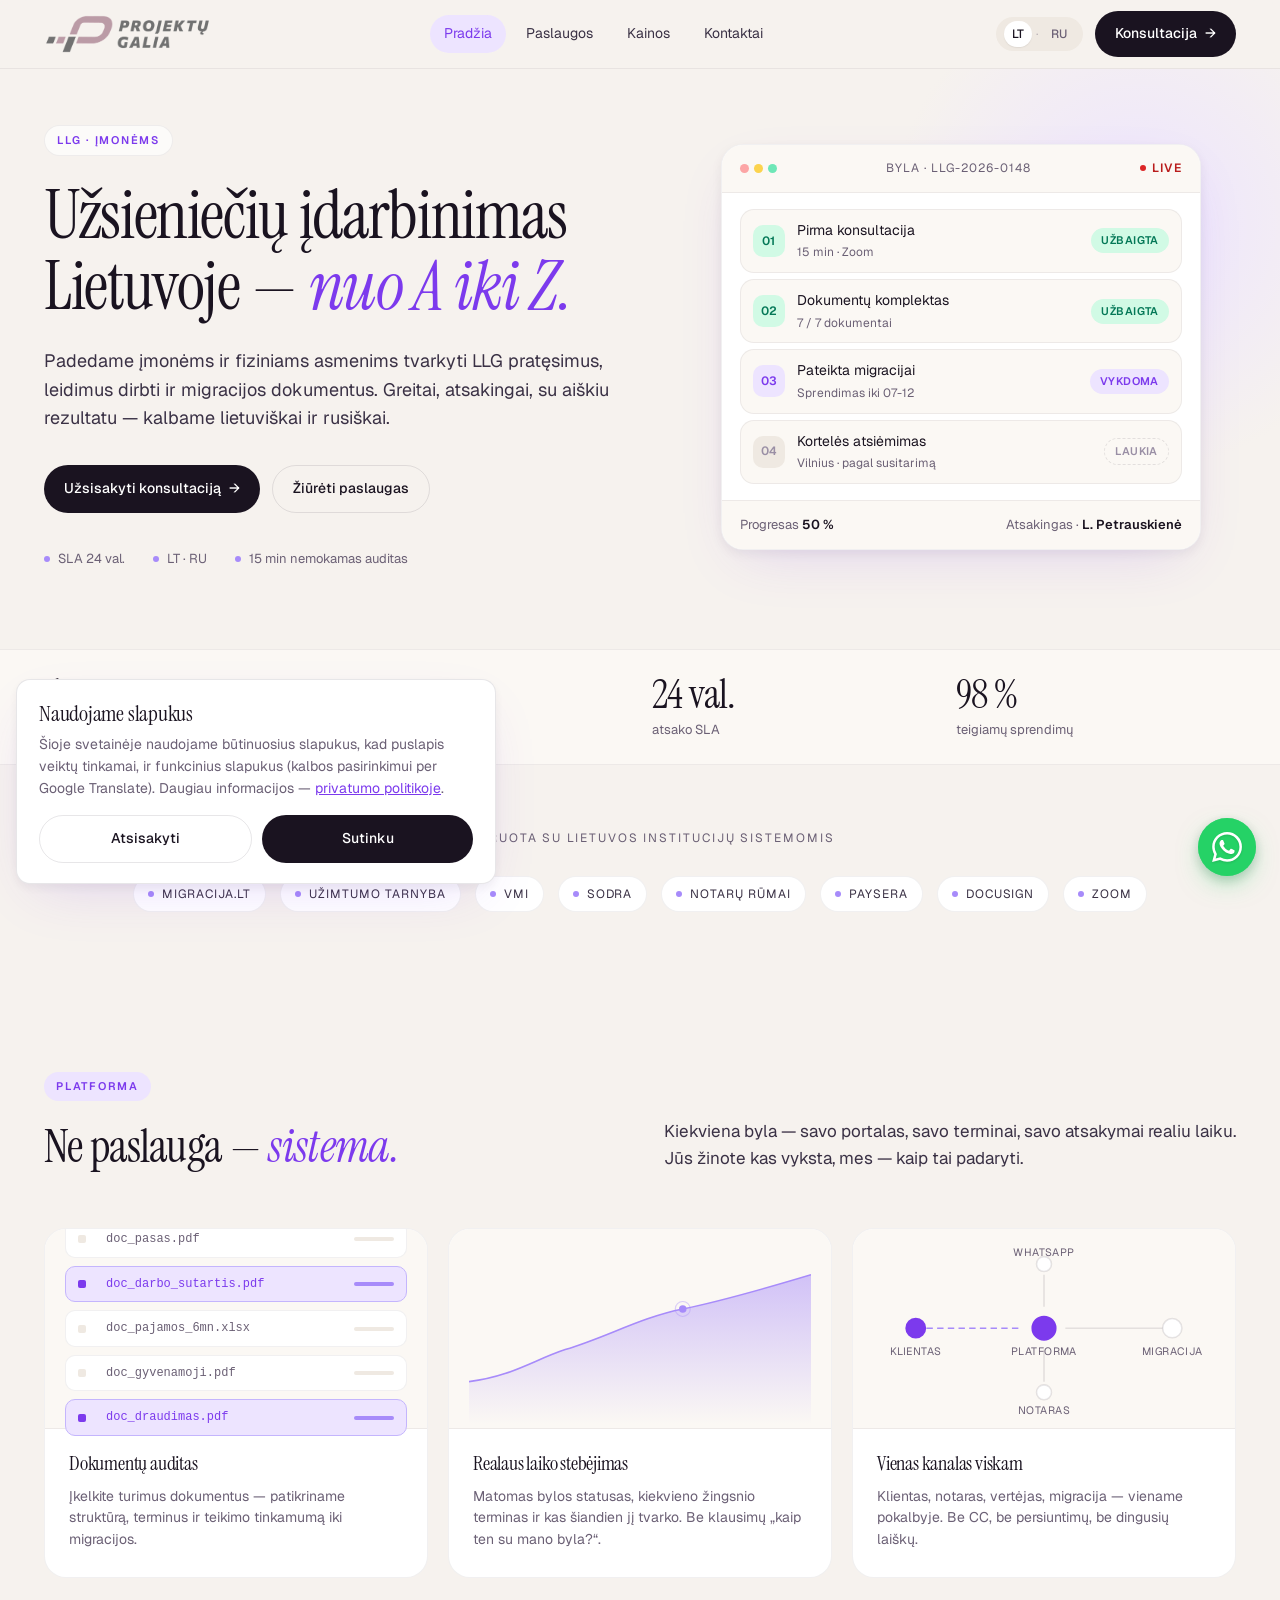
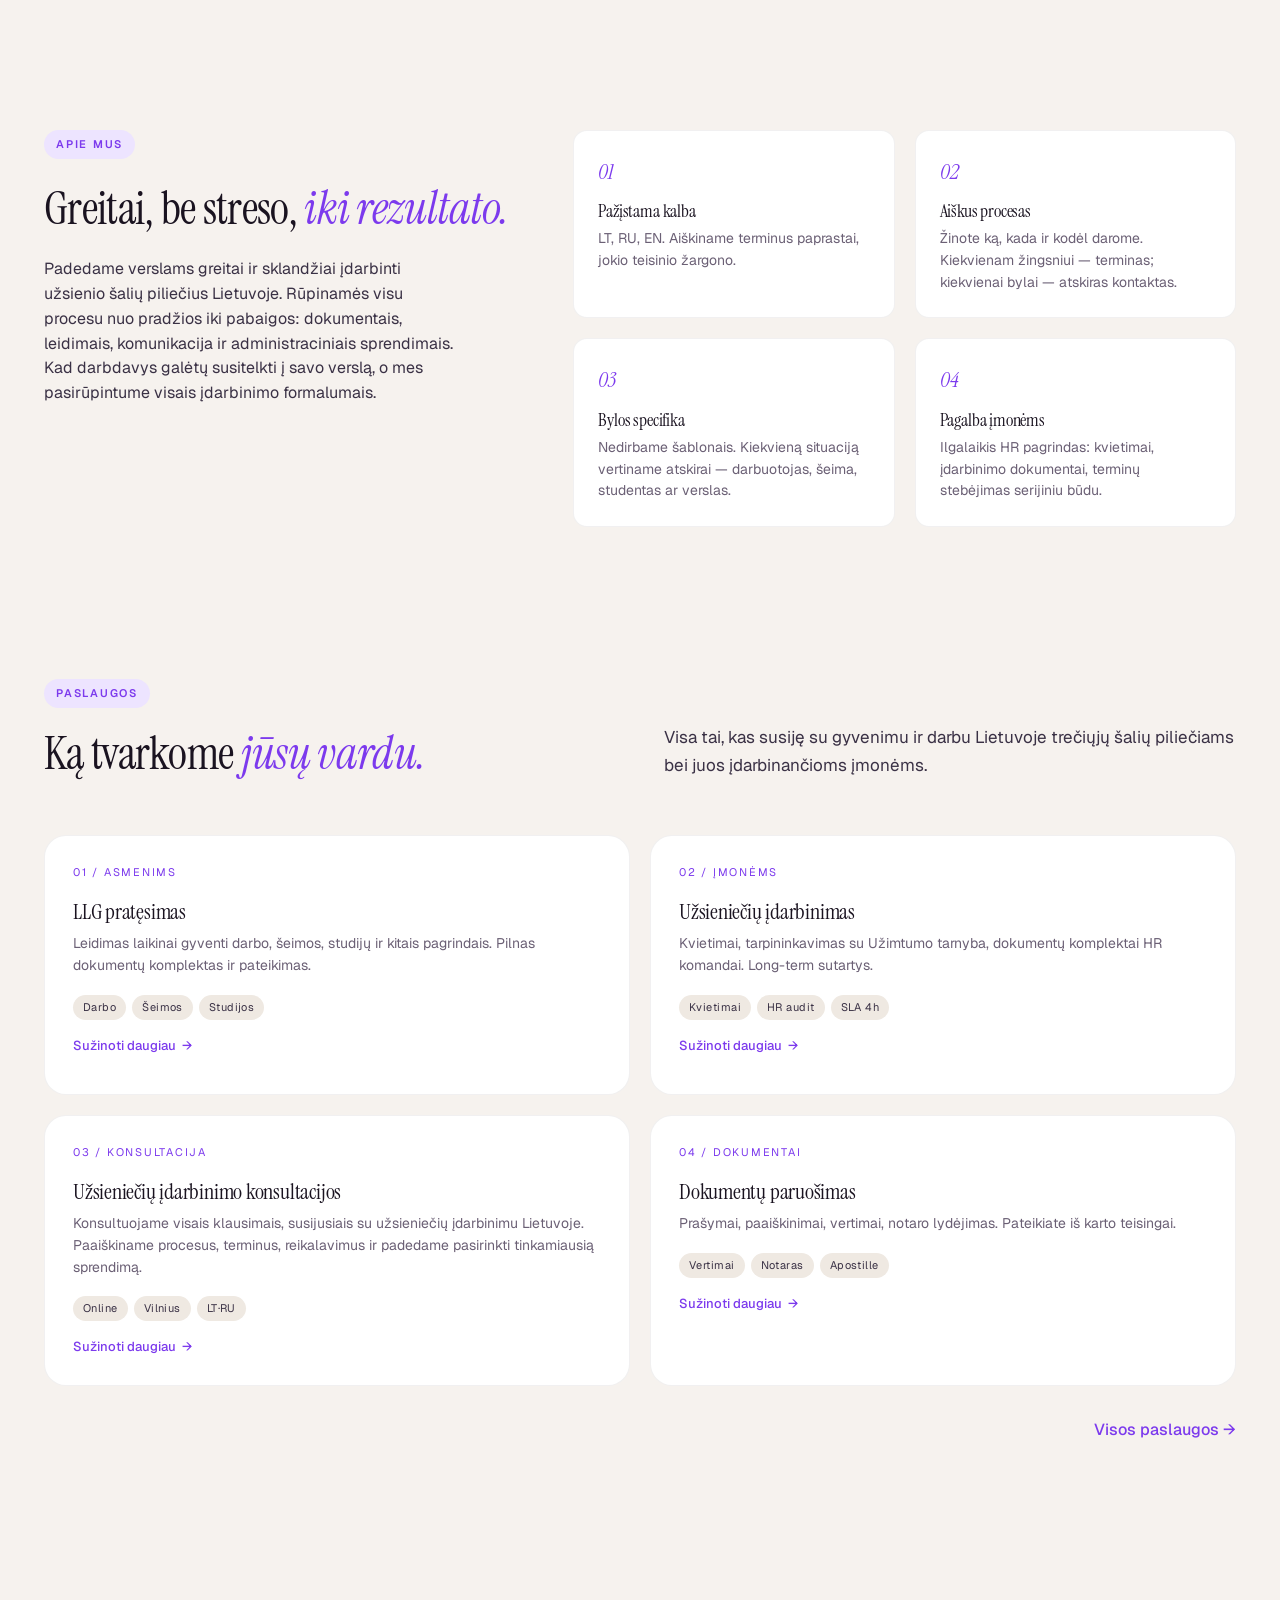
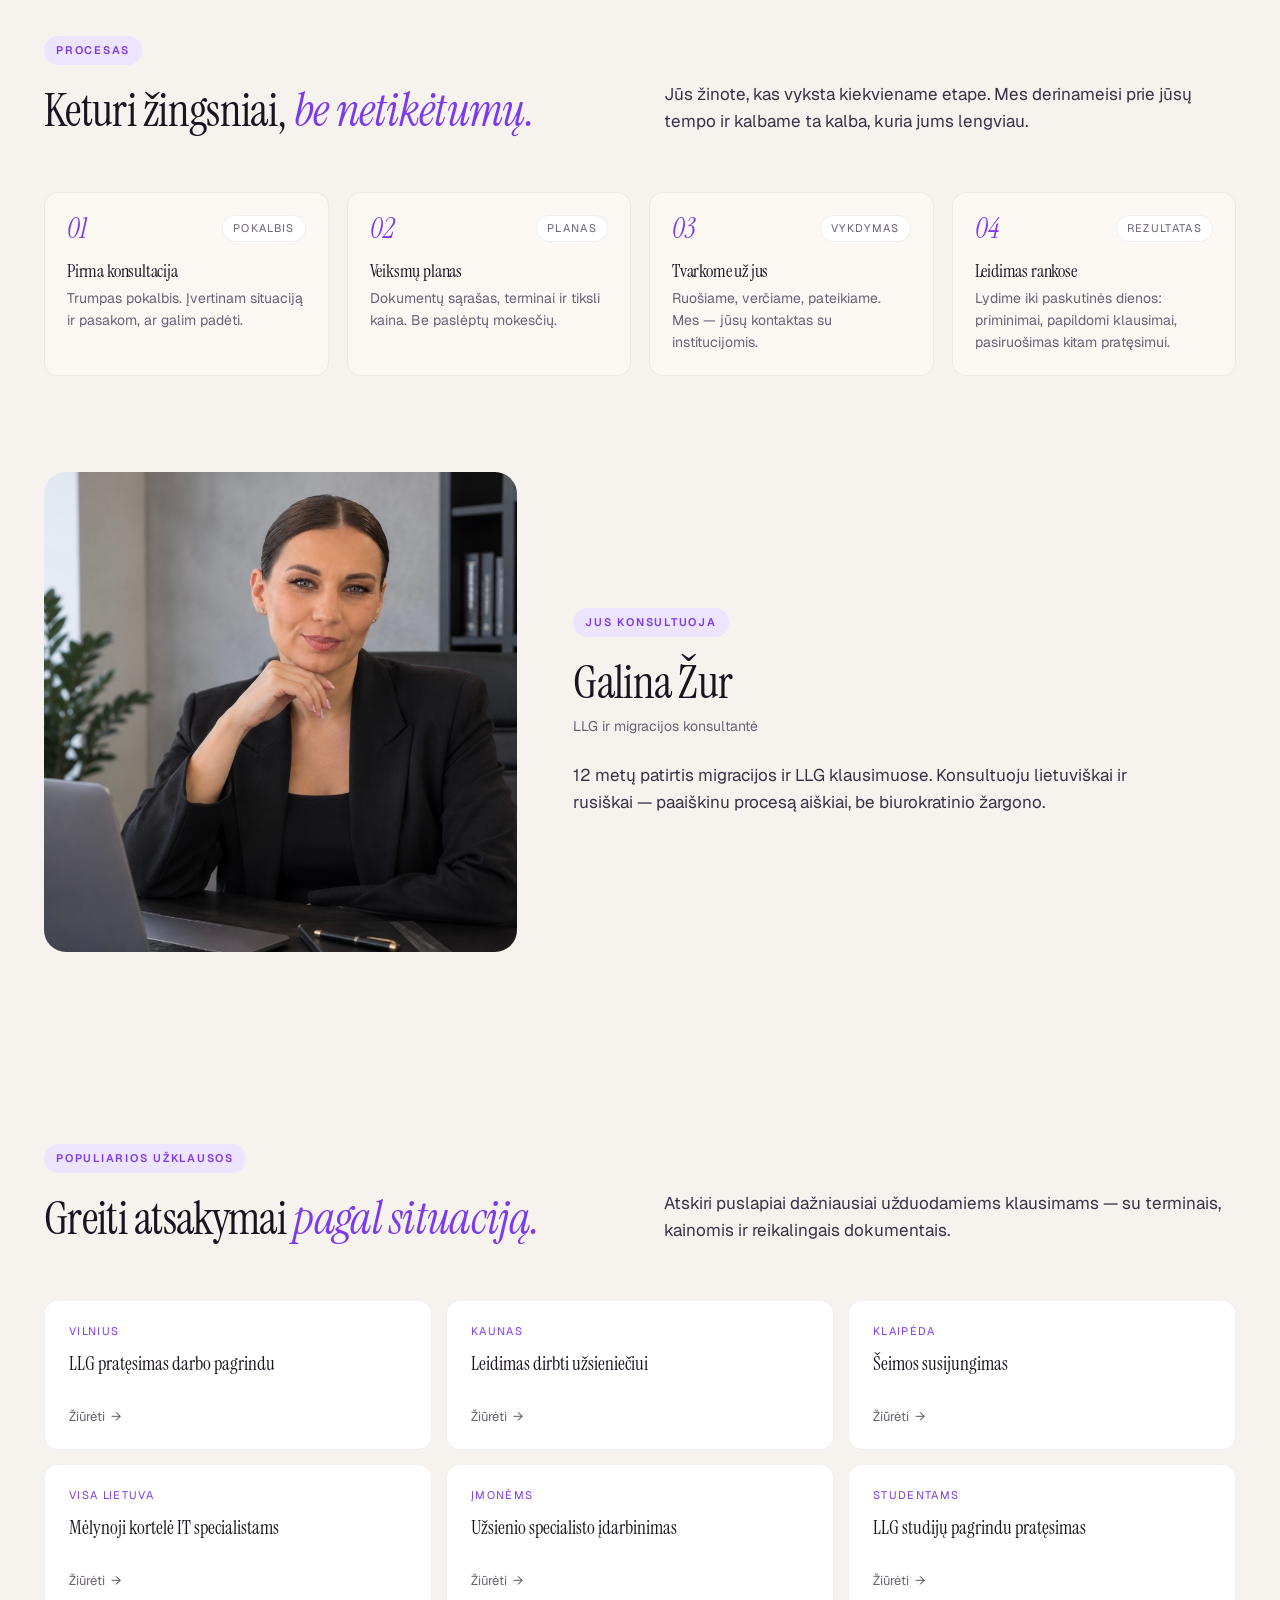
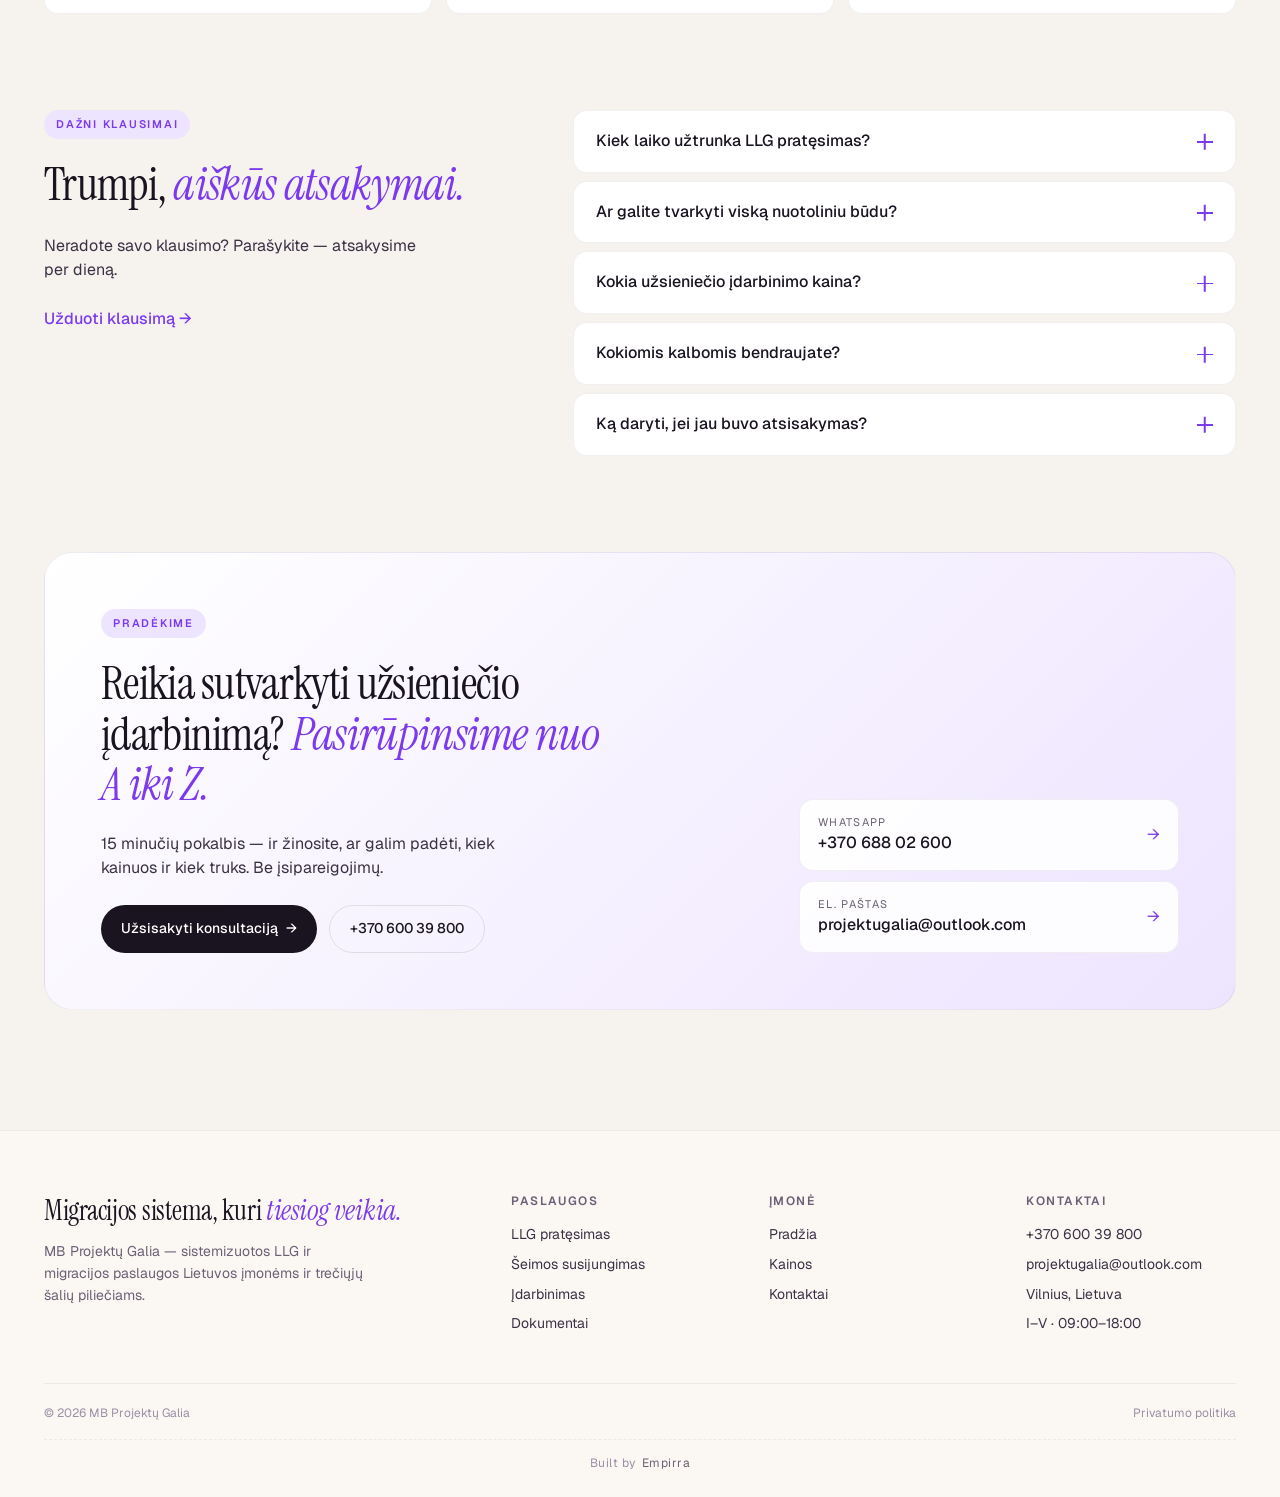
<file: index.html>
<!doctype html>
<html lang="lt">
<head>
<meta charset="utf-8">
<meta name="viewport" content="width=device-width, initial-scale=1, viewport-fit=cover">
<meta name="theme-color" content="#F6F2EE">
<title>Projektų Galia — sistemizuotos LLG ir migracijos paslaugos</title>
<meta name="description" content="Sistemizuoti LLG pratęsimai ir migracijos paslaugos. Aiškūs procesai, realaus laiko bylos stebėjimas, lietuvių ir rusų kalbomis.">
<link rel="preconnect" href="https://fonts.googleapis.com">
<link rel="preconnect" href="https://fonts.gstatic.com" crossorigin>
<link href="https://fonts.googleapis.com/css2?family=Instrument+Serif:ital@0;1&family=Geist:wght@300;400;500;600&display=swap" rel="stylesheet">
<link rel="stylesheet" href="assets/styles.css">
<link rel="icon" type="image/png" href="assets/favicon.png">
<link rel="apple-touch-icon" href="assets/apple-touch-icon.png">
<script type="application/ld+json">
{
  "@context": "https://schema.org",
  "@type": "ProfessionalService",
  "name": "MB Projektų Galia",
  "description": "Sistemizuotos LLG pratęsimo ir migracijos paslaugos užsieniečiams ir įmonėms Lietuvoje.",
  "areaServed": "LT",
  "availableLanguage": ["lt","ru"],
  "telephone": "+370 600 39 800",
  "email": "projektugalia@outlook.com",
  "address": {"@type":"PostalAddress","addressCountry":"LT","addressLocality":"Vilnius"}
}
</script>
</head>
<body>

<header class="nav">
  <div class="wrap nav-inner">
    <a href="index.html" class="brand" aria-label="Projektų Galia">
      <img src="assets/logo.png" alt="Projektų Galia" width="167" height="40">
    </a>
    <nav class="nav-links" aria-label="Pagrindinis meniu">
      <a href="index.html" class="is-active">Pradžia</a>
      <a href="services.html">Paslaugos</a>
      <a href="pricing.html">Kainos</a>
      <a href="contact.html">Kontaktai</a>
    </nav>
    <div class="nav-right">
      <div class="lang-switch" role="group" aria-label="Kalba">
        <button type="button" class="is-active">LT</button>
        <span>·</span>
        <button type="button">RU</button>
      </div>
      <a href="contact.html" class="btn btn-accent">Konsultacija <span class="arrow">→</span></a>
      <button class="nav-toggle" aria-label="Atidaryti meniu"><span></span></button>
    </div>
  </div>
</header>
<div class="mobile-menu">
  <a href="index.html">Pradžia <span>→</span></a>
  <a href="services.html">Paslaugos <span>→</span></a>
  <a href="pricing.html">Kainos <span>→</span></a>
  <a href="contact.html">Kontaktai <span>→</span></a>
  <div class="menu-cta">
    <a href="contact.html" class="btn btn-accent">Užsisakyti konsultaciją <span class="arrow">→</span></a>
    <a href="tel:+37060039800" class="btn btn-ghost">+370 600 39 800</a>
  </div>
</div>

<!-- HERO -->
<section class="hero">
  <div class="wrap">
    <div class="hero-grid">
      <div class="reveal">
        <div class="eyebrow hero-eyebrow">LLG · Įmonėms</div>
        <h1>Užsieniečių įdarbinimas Lietuvoje — <span class="it">nuo A iki Z.</span></h1>
        <p class="hero-lede">
          Padedame įmonėms ir fiziniams asmenims tvarkyti LLG pratęsimus, leidimus dirbti
          ir migracijos dokumentus. Greitai, atsakingai, su aiškiu rezultatu — kalbame
          lietuviškai ir rusiškai.
        </p>
        <div class="hero-cta">
          <a href="contact.html" class="btn btn-accent">Užsisakyti konsultaciją <span class="arrow">→</span></a>
          <a href="services.html" class="btn btn-ghost">Žiūrėti paslaugas</a>
        </div>
        <div class="hero-meta">
          <div><span class="dot"></span> SLA 24 val.</div>
          <div><span class="dot"></span> LT · RU</div>
          <div><span class="dot"></span> 15 min nemokamas auditas</div>
        </div>
      </div>

      <div class="hero-visual reveal" aria-hidden="true">
        <div class="hero-visual-inner">
          <div class="hv-head">
            <div class="dots"><span></span><span></span><span></span></div>
            <div>BYLA · LLG-2026-0148</div>
            <div class="live">LIVE</div>
          </div>
          <div class="hv-flow">
            <div class="hv-row done">
              <span class="node">01</span>
              <span class="label">Pirma konsultacija<small>15 min · Zoom</small></span>
              <span class="badge">Užbaigta</span>
            </div>
            <div class="hv-row done">
              <span class="node">02</span>
              <span class="label">Dokumentų komplektas<small>7 / 7 dokumentai</small></span>
              <span class="badge">Užbaigta</span>
            </div>
            <div class="hv-row">
              <span class="node">03</span>
              <span class="label">Pateikta migracijai<small>Sprendimas iki 07-12</small></span>
              <span class="badge">Vykdoma</span>
            </div>
            <div class="hv-row pending">
              <span class="node">04</span>
              <span class="label">Kortelės atsiėmimas<small>Vilnius · pagal susitarimą</small></span>
              <span class="badge">Laukia</span>
            </div>
          </div>
          <div class="hv-foot">
            <span>Progresas <strong>50 %</strong></span>
            <span>Atsakingas · <strong>L. Petrauskienė</strong></span>
          </div>
        </div>
      </div>
    </div>
  </div>
</section>

<!-- METRICS -->
<section class="trust-strip">
  <div class="wrap trust-strip-inner reveal-stagger">
    <div class="trust-stat"><div class="num">600+</div><div class="lbl">išspręstos bylos</div></div>
    <div class="trust-stat"><div class="num">12 m.</div><div class="lbl">migracijos patirties</div></div>
    <div class="trust-stat"><div class="num">24 val.</div><div class="lbl">atsako SLA</div></div>
    <div class="trust-stat"><div class="num">98 %</div><div class="lbl">teigiamų sprendimų</div></div>
  </div>
</section>

<!-- INTEGRATIONS -->
<section class="integ">
  <div class="wrap">
    <div class="integ-h">Integruota su Lietuvos institucijų sistemomis</div>
    <div class="integ-grid reveal">
      <span class="integ-chip"><span class="dot"></span>MIGRACIJA.LT</span>
      <span class="integ-chip"><span class="dot"></span>UŽIMTUMO TARNYBA</span>
      <span class="integ-chip"><span class="dot"></span>VMI</span>
      <span class="integ-chip"><span class="dot"></span>SODRA</span>
      <span class="integ-chip"><span class="dot"></span>NOTARŲ RŪMAI</span>
      <span class="integ-chip"><span class="dot"></span>PAYSERA</span>
      <span class="integ-chip"><span class="dot"></span>DOCUSIGN</span>
      <span class="integ-chip"><span class="dot"></span>ZOOM</span>
    </div>
  </div>
</section>

<!-- FEATURE CARDS -->
<section class="section">
  <div class="wrap">
    <div class="section-head">
      <div class="reveal">
        <div class="eyebrow" style="margin-bottom:20px;">Platforma</div>
        <h2>Ne paslauga — <span class="it">sistema.</span></h2>
      </div>
      <div class="right reveal">
        <p class="lead">
          Kiekviena byla — savo portalas, savo terminai, savo atsakymai realiu laiku.
          Jūs žinote kas vyksta, mes — kaip tai padaryti.
        </p>
      </div>
    </div>

    <div class="feat-grid reveal-stagger">

      <div class="feat-card">
        <div class="feat-viz">
          <div class="viz-rows">
            <div class="viz-row"><span class="vn"></span><span>doc_pasas.pdf</span><span class="vbar"></span></div>
            <div class="viz-row hi"><span class="vn"></span><span>doc_darbo_sutartis.pdf</span><span class="vbar"></span></div>
            <div class="viz-row"><span class="vn"></span><span>doc_pajamos_6mn.xlsx</span><span class="vbar"></span></div>
            <div class="viz-row"><span class="vn"></span><span>doc_gyvenamoji.pdf</span><span class="vbar"></span></div>
            <div class="viz-row hi"><span class="vn"></span><span>doc_draudimas.pdf</span><span class="vbar"></span></div>
          </div>
        </div>
        <div class="feat-body">
          <h3>Dokumentų auditas</h3>
          <p>Įkelkite turimus dokumentus — patikriname struktūrą, terminus ir teikimo tinkamumą iki migracijos.</p>
        </div>
      </div>

      <div class="feat-card">
        <div class="feat-viz">
          <div class="viz-chart">
            <svg viewBox="0 0 320 180" xmlns="http://www.w3.org/2000/svg" preserveAspectRatio="none">
              <defs>
                <linearGradient id="cg" x1="0" x2="0" y1="0" y2="1">
                  <stop offset="0" stop-color="#A78BFA" stop-opacity="0.5"/>
                  <stop offset="1" stop-color="#A78BFA" stop-opacity="0"/>
                </linearGradient>
              </defs>
              <path d="M0,140 C40,135 60,120 90,110 C130,98 160,80 200,72 C240,64 280,52 320,40 L320,180 L0,180 Z" fill="url(#cg)"/>
              <path d="M0,140 C40,135 60,120 90,110 C130,98 160,80 200,72 C240,64 280,52 320,40" stroke="#A78BFA" stroke-width="1.5" fill="none"/>
              <circle cx="200" cy="72" r="3.5" fill="#A78BFA"/>
              <circle cx="200" cy="72" r="7" fill="none" stroke="#A78BFA" stroke-opacity="0.4"/>
            </svg>
          </div>
        </div>
        <div class="feat-body">
          <h3>Realaus laiko stebėjimas</h3>
          <p>Matomas bylos statusas, kiekvieno žingsnio terminas ir kas šiandien jį tvarko. Be klausimų „kaip ten su mano byla?“.</p>
        </div>
      </div>

      <div class="feat-card">
        <div class="feat-viz">
          <div class="viz-nodes">
            <svg class="workflow-svg" viewBox="0 0 320 180" xmlns="http://www.w3.org/2000/svg" preserveAspectRatio="xMidYMid meet">
              <path class="line active" d="M40,90 L140,90"/>
              <path class="line" d="M180,90 L280,90"/>
              <path class="line" d="M160,70 L160,40"/>
              <path class="line" d="M160,110 L160,140"/>
              <circle class="node hi" cx="40" cy="90" r="9"/>
              <circle class="node hi" cx="160" cy="90" r="11"/>
              <circle class="node" cx="280" cy="90" r="9"/>
              <circle class="node" cx="160" cy="30" r="7"/>
              <circle class="node" cx="160" cy="150" r="7"/>
              <text x="40" y="115" text-anchor="middle">klientas</text>
              <text x="160" y="115" text-anchor="middle" fill="#C4B5FD">platforma</text>
              <text x="280" y="115" text-anchor="middle">migracija</text>
              <text x="160" y="22" text-anchor="middle">WhatsApp</text>
              <text x="160" y="170" text-anchor="middle">notaras</text>
            </svg>
          </div>
        </div>
        <div class="feat-body">
          <h3>Vienas kanalas viskam</h3>
          <p>Klientas, notaras, vertėjas, migracija — viename pokalbyje. Be CC, be persiuntimų, be dingusių laiškų.</p>
        </div>
      </div>

    </div>
  </div>
</section>

<!-- AUTHORITY / WHY -->
<section class="section-tight">
  <div class="wrap why">
    <div class="why-h reveal">
      <div class="eyebrow" style="margin-bottom:24px;">Apie mus</div>
      <h2>Greitai, be streso, <span class="it">iki rezultato.</span></h2>
      <p>Padedame verslams greitai ir sklandžiai įdarbinti užsienio šalių piliečius Lietuvoje. Rūpinamės visu procesu nuo pradžios iki pabaigos: dokumentais, leidimais, komunikacija ir administraciniais sprendimais. Kad darbdavys galėtų susitelkti į savo verslą, o mes pasirūpintume visais įdarbinimo formalumais.</p>
    </div>
    <div class="why-list reveal-stagger">
      <div class="why-item">
        <div class="idx">01</div>
        <div><h3>Pažįstama kalba</h3><p>LT, RU, EN. Aiškiname terminus paprastai, jokio teisinio žargono.</p></div>
      </div>
      <div class="why-item">
        <div class="idx">02</div>
        <div><h3>Aiškus procesas</h3><p>Žinote ką, kada ir kodėl darome. Kiekvienam žingsniui — terminas; kiekvienai bylai — atskiras kontaktas.</p></div>
      </div>
      <div class="why-item">
        <div class="idx">03</div>
        <div><h3>Bylos specifika</h3><p>Nedirbame šablonais. Kiekvieną situaciją vertiname atskirai — darbuotojas, šeima, studentas ar verslas.</p></div>
      </div>
      <div class="why-item">
        <div class="idx">04</div>
        <div><h3>Pagalba įmonėms</h3><p>Ilgalaikis HR pagrindas: kvietimai, įdarbinimo dokumentai, terminų stebėjimas serijiniu būdu.</p></div>
      </div>
    </div>
  </div>
</section>

<!-- SERVICES -->
<section class="section">
  <div class="wrap">
    <div class="section-head">
      <div class="reveal">
        <div class="eyebrow" style="margin-bottom:20px;">Paslaugos</div>
        <h2>Ką tvarkome <span class="it">jūsų vardu.</span></h2>
      </div>
      <div class="right reveal">
        <p class="lead">Visa tai, kas susiję su gyvenimu ir darbu Lietuvoje trečiųjų šalių piliečiams bei juos įdarbinančioms įmonėms.</p>
      </div>
    </div>

    <div class="services-grid reveal-stagger">
      <a class="svc-card" href="services.html">
        <div class="num">01 / ASMENIMS</div>
        <div>
          <h3>LLG pratęsimas</h3>
          <p>Leidimas laikinai gyventi darbo, šeimos, studijų ir kitais pagrindais. Pilnas dokumentų komplektas ir pateikimas.</p>
        </div>
        <div>
          <div class="meta"><span class="tag">Darbo</span><span class="tag">Šeimos</span><span class="tag">Studijos</span></div>
          <div class="more" style="margin-top:16px;">Sužinoti daugiau <span class="arrow">→</span></div>
        </div>
      </a>
      <a class="svc-card" href="services.html">
        <div class="num">02 / ĮMONĖMS</div>
        <div>
          <h3>Užsieniečių įdarbinimas</h3>
          <p>Kvietimai, tarpininkavimas su Užimtumo tarnyba, dokumentų komplektai HR komandai. Long-term sutartys.</p>
        </div>
        <div>
          <div class="meta"><span class="tag">Kvietimai</span><span class="tag">HR audit</span><span class="tag">SLA 4h</span></div>
          <div class="more" style="margin-top:16px;">Sužinoti daugiau <span class="arrow">→</span></div>
        </div>
      </a>
      <a class="svc-card" href="services.html">
        <div class="num">03 / KONSULTACIJA</div>
        <div>
          <h3>Užsieniečių įdarbinimo konsultacijos</h3>
          <p>Konsultuojame visais klausimais, susijusiais su užsieniečių įdarbinimu Lietuvoje. Paaiškiname procesus, terminus, reikalavimus ir padedame pasirinkti tinkamiausią sprendimą.</p>
        </div>
        <div>
          <div class="meta"><span class="tag">Online</span><span class="tag">Vilnius</span><span class="tag">LT·RU</span></div>
          <div class="more" style="margin-top:16px;">Sužinoti daugiau <span class="arrow">→</span></div>
        </div>
      </a>
      <a class="svc-card" href="services.html">
        <div class="num">04 / DOKUMENTAI</div>
        <div>
          <h3>Dokumentų paruošimas</h3>
          <p>Prašymai, paaiškinimai, vertimai, notaro lydėjimas. Pateikiate iš karto teisingai.</p>
        </div>
        <div>
          <div class="meta"><span class="tag">Vertimai</span><span class="tag">Notaras</span><span class="tag">Apostille</span></div>
          <div class="more" style="margin-top:16px;">Sužinoti daugiau <span class="arrow">→</span></div>
        </div>
      </a>
    </div>

    <div style="margin-top:32px;display:flex;justify-content:flex-end;">
      <a href="services.html" class="link">Visos paslaugos <span class="arrow">→</span></a>
    </div>
  </div>
</section>

<!-- PROCESS -->
<section class="section process">
  <div class="wrap">
    <div class="section-head">
      <div class="reveal">
        <div class="eyebrow" style="margin-bottom:20px;">Procesas</div>
        <h2>Keturi žingsniai, <span class="it">be netikėtumų.</span></h2>
      </div>
      <div class="right reveal">
        <p class="lead">Jūs žinote, kas vyksta kiekviename etape. Mes derinameisi prie jūsų tempo ir kalbame ta kalba, kuria jums lengviau.</p>
      </div>
    </div>

    <div class="process-grid reveal-stagger">
      <div class="process-step">
        <div class="top"><span class="step-num">01</span><span class="step-tag">Pokalbis</span></div>
        <div><h3>Pirma konsultacija</h3><p>Trumpas pokalbis. Įvertinam situaciją ir pasakom, ar galim padėti.</p></div>
      </div>
      <div class="process-step">
        <div class="top"><span class="step-num">02</span><span class="step-tag">Planas</span></div>
        <div><h3>Veiksmų planas</h3><p>Dokumentų sąrašas, terminai ir tiksli kaina. Be paslėptų mokesčių.</p></div>
      </div>
      <div class="process-step">
        <div class="top"><span class="step-num">03</span><span class="step-tag">Vykdymas</span></div>
        <div><h3>Tvarkome už jus</h3><p>Ruošiame, verčiame, pateikiame. Mes — jūsų kontaktas su institucijomis.</p></div>
      </div>
      <div class="process-step">
        <div class="top"><span class="step-num">04</span><span class="step-tag">Rezultatas</span></div>
        <div><h3>Leidimas rankose</h3><p>Lydime iki paskutinės dienos: priminimai, papildomi klausimai, pasiruošimas kitam pratęsimui.</p></div>
      </div>
    </div>
  </div>
</section>

<!-- KONSULTANTĖ -->
<section class="section" style="padding-top:0;">
  <div class="wrap">
    <div class="why" style="align-items:center;">
      <div class="reveal">
        <img src="assets/team-photo.jpg" alt="Galina Žur — LLG ir migracijos konsultantė" width="480" height="480" loading="lazy" style="width:100%;aspect-ratio:1/1;border-radius:var(--radius-lg);object-fit:cover;object-position:center top;display:block;">
      </div>
      <div class="reveal">
        <div class="eyebrow" style="margin-bottom:20px;">Jus konsultuoja</div>
        <h2>Galina Žur</h2>
        <p style="margin-top:8px;font-size:14px;color:var(--ink-3);">LLG ir migracijos konsultantė</p>
        <p class="lead" style="margin-top:24px;">12 metų patirtis migracijos ir LLG klausimuose. Konsultuoju lietuviškai ir rusiškai — paaiškinu procesą aiškiai, be biurokratinio žargono.</p>
      </div>
    </div>
  </div>
</section>

<!-- SEO GRID -->
<section class="section">
  <div class="wrap">
    <div class="section-head">
      <div class="reveal">
        <div class="eyebrow" style="margin-bottom:20px;">Populiarios užklausos</div>
        <h2>Greiti atsakymai <span class="it">pagal situaciją.</span></h2>
      </div>
      <div class="right reveal">
        <p class="lead">Atskiri puslapiai dažniausiai užduodamiems klausimams — su terminais, kainomis ir reikalingais dokumentais.</p>
      </div>
    </div>

    <div class="seo-grid reveal-stagger">
      <a class="seo-cell" href="services.html"><div class="seo-loc">Vilnius</div><h4>LLG pratęsimas darbo pagrindu</h4><div class="seo-arrow">Žiūrėti <span class="arrow">→</span></div></a>
      <a class="seo-cell" href="services.html"><div class="seo-loc">Kaunas</div><h4>Leidimas dirbti užsieniečiui</h4><div class="seo-arrow">Žiūrėti <span class="arrow">→</span></div></a>
      <a class="seo-cell" href="services.html"><div class="seo-loc">Klaipėda</div><h4>Šeimos susijungimas</h4><div class="seo-arrow">Žiūrėti <span class="arrow">→</span></div></a>
      <a class="seo-cell" href="services.html"><div class="seo-loc">Visa Lietuva</div><h4>Mėlynoji kortelė IT specialistams</h4><div class="seo-arrow">Žiūrėti <span class="arrow">→</span></div></a>
      <a class="seo-cell" href="services.html"><div class="seo-loc">Įmonėms</div><h4>Užsienio specialisto įdarbinimas</h4><div class="seo-arrow">Žiūrėti <span class="arrow">→</span></div></a>
      <a class="seo-cell" href="services.html"><div class="seo-loc">Studentams</div><h4>LLG studijų pagrindu pratęsimas</h4><div class="seo-arrow">Žiūrėti <span class="arrow">→</span></div></a>
    </div>
  </div>
</section>

<!-- FAQ -->
<section class="section" style="padding-top:0;">
  <div class="wrap faq">
    <div class="reveal">
      <div class="eyebrow" style="margin-bottom:20px;">Dažni klausimai</div>
      <h2>Trumpi, <span class="it">aiškūs atsakymai.</span></h2>
      <p style="margin-top:24px;max-width:34ch;">Neradote savo klausimo? Parašykite — atsakysime per dieną.</p>
      <div style="margin-top:24px;"><a href="contact.html" class="link">Užduoti klausimą <span class="arrow">→</span></a></div>
    </div>

    <div class="faq-list reveal">
      <div class="faq-item">
        <button class="faq-q" type="button">Kiek laiko užtrunka LLG pratęsimas?<span class="icon"></span></button>
        <div class="faq-a"><div class="faq-a-inner">Standartinė procedūra Migracijos departamente trunka apie 2 mėnesius. Rekomenduojame pateikti dokumentus likus 3–4 mėn. iki dabartinio leidimo galiojimo pabaigos.</div></div>
      </div>
      <div class="faq-item">
        <button class="faq-q" type="button">Ar galite tvarkyti viską nuotoliniu būdu?<span class="icon"></span></button>
        <div class="faq-a"><div class="faq-a-inner">Daugumą darbų atliekame online. Asmeninis dalyvavimas reikalingas tik biometriniams duomenims ir kortelės atsiėmimui.</div></div>
      </div>
      <div class="faq-item">
        <button class="faq-q" type="button">Kokia užsieniečio įdarbinimo kaina?<span class="icon"></span></button>
        <div class="faq-a"><div class="faq-a-inner">Užsieniečio įdarbinimo START — nuo 249 € + PVM. Įmonėms, turinčioms daugiau darbuotojų — HR administravimo paketai nuo 299 €/mėn. + PVM. Tikslią kainą su visomis papildomomis paslaugomis pasakome iki darbo pradžios.</div></div>
      </div>
      <div class="faq-item">
        <button class="faq-q" type="button">Kokiomis kalbomis bendraujate?<span class="icon"></span></button>
        <div class="faq-a"><div class="faq-a-inner">Lietuvių ir rusų. Dokumentų vertimai — virš 20 kalbų.</div></div>
      </div>
      <div class="faq-item">
        <button class="faq-q" type="button">Ką daryti, jei jau buvo atsisakymas?<span class="icon"></span></button>
        <div class="faq-a"><div class="faq-a-inner">Įvertinsime motyvus ir paruošime apeliacinį skundą. Kuo greičiau kreipsitės — tuo daugiau galimybių sėkmingai apskųsti.</div></div>
      </div>
    </div>
  </div>
</section>

<!-- CTA -->
<section class="section" style="padding-top:0;">
  <div class="wrap">
    <div class="cta-banner reveal">
      <div class="cta-banner-inner">
        <div>
          <div class="eyebrow" style="margin-bottom:20px;">Pradėkime</div>
          <h2>Reikia sutvarkyti užsieniečio įdarbinimą? <span class="it">Pasirūpinsime nuo A iki Z.</span></h2>
          <p style="margin-top:22px;max-width:38ch;">15 minučių pokalbis — ir žinosite, ar galim padėti, kiek kainuos ir kiek truks. Be įsipareigojimų.</p>
          <div class="cta-row" style="margin-top:24px;">
            <a href="contact.html" class="btn btn-accent">Užsisakyti konsultaciją <span class="arrow">→</span></a>
            <a href="tel:+37060039800" class="btn btn-ghost">+370 600 39 800</a>
          </div>
        </div>
        <div class="cta-banner-right">
          <div class="cta-channels">
            <a href="https://wa.me/37068802600" class="cta-channel"><span class="ch-label"><small>WhatsApp</small><strong>+370 688 02 600</strong></span><span class="arrow">→</span></a>
            <a href="mailto:projektugalia@outlook.com" class="cta-channel"><span class="ch-label"><small>El. paštas</small><strong>projektugalia@outlook.com</strong></span><span class="arrow">→</span></a>
          </div>
        </div>
      </div>
    </div>
  </div>
</section>

<!-- FOOTER -->
<footer class="footer">
  <div class="wrap">
    <div class="footer-grid">
      <div class="footer-brand">
        <h3>Migracijos sistema, kuri <span class="it">tiesiog veikia.</span></h3>
        <p>MB Projektų Galia — sistemizuotos LLG ir migracijos paslaugos Lietuvos įmonėms ir trečiųjų šalių piliečiams.</p>
      </div>
      <div><h4>Paslaugos</h4><ul>
        <li><a href="services.html">LLG pratęsimas</a></li>
        <li><a href="services.html">Šeimos susijungimas</a></li>
        <li><a href="services.html">Įdarbinimas</a></li>
        <li><a href="services.html">Dokumentai</a></li>
      </ul></div>
      <div><h4>Įmonė</h4><ul>
        <li><a href="index.html">Pradžia</a></li>
        <li><a href="pricing.html">Kainos</a></li>
        <li><a href="contact.html">Kontaktai</a></li>
      </ul></div>
      <div><h4>Kontaktai</h4><ul>
        <li><a href="tel:+37060039800">+370 600 39 800</a></li>
        <li><a href="mailto:projektugalia@outlook.com">projektugalia@outlook.com</a></li>
        <li>Vilnius, Lietuva</li>
        <li>I–V · 09:00–18:00</li>
      </ul></div>
    </div>
    <div class="footer-bottom">
      <div>© 2026 MB Projektų Galia</div>
      <div><a href="privacy-policy.html">Privatumo politika</a></div>
    </div>
    <div class="built-by">Built by <a href="https://www.empirra.com" target="_blank" rel="noopener">Empirra</a></div>
  </div>
</footer>

<a class="mobile-cta" href="contact.html">
  <span>Užsisakyti konsultaciją</span>
  <span aria-hidden="true">→</span>
</a>

<a href="https://wa.me/37068802600" target="_blank" rel="noopener noreferrer" aria-label="Susisiekti per WhatsApp" class="wa-fab">
  <svg viewBox="0 0 24 24" xmlns="http://www.w3.org/2000/svg" aria-hidden="true" focusable="false"><path d="M17.472 14.382c-.297-.149-1.758-.867-2.03-.967-.273-.099-.471-.148-.67.15-.197.297-.767.966-.94 1.164-.173.199-.347.223-.644.075-.297-.15-1.255-.463-2.39-1.475-.883-.788-1.48-1.761-1.653-2.059-.173-.297-.018-.458.13-.606.134-.133.297-.347.446-.52.149-.174.198-.298.298-.497.099-.198.05-.371-.025-.52-.075-.149-.669-1.612-.916-2.207-.242-.579-.487-.5-.669-.51l-.57-.01c-.198 0-.52.074-.792.372-.272.297-1.04 1.016-1.04 2.479 0 1.462 1.065 2.875 1.213 3.074.149.198 2.096 3.2 5.077 4.487.709.306 1.262.489 1.694.625.712.227 1.36.195 1.871.118.571-.085 1.758-.719 2.006-1.413.248-.694.248-1.289.173-1.413-.074-.124-.272-.198-.57-.347m-5.421 7.403h-.004a9.87 9.87 0 0 1-5.031-1.378l-.361-.214-3.741.982.998-3.648-.235-.374a9.86 9.86 0 0 1-1.51-5.26c.001-5.45 4.436-9.884 9.888-9.884 2.64 0 5.122 1.03 6.988 2.898a9.825 9.825 0 0 1 2.893 6.994c-.003 5.45-4.437 9.884-9.885 9.884m8.413-18.297A11.815 11.815 0 0 0 12.05 0C5.495 0 .16 5.335.157 11.892c0 2.096.547 4.142 1.588 5.945L.057 24l6.305-1.654a11.882 11.882 0 0 0 5.683 1.448h.005c6.554 0 11.89-5.335 11.893-11.893A11.821 11.821 0 0 0 20.464 3.488"/></svg>
</a>

<div id="google_translate_element" aria-hidden="true"></div>
<script src="assets/main.js" defer></script>
<script src="https://translate.google.com/translate_a/element.js?cb=googleTranslateElementInit" defer></script>
</body>
</html>
</file>
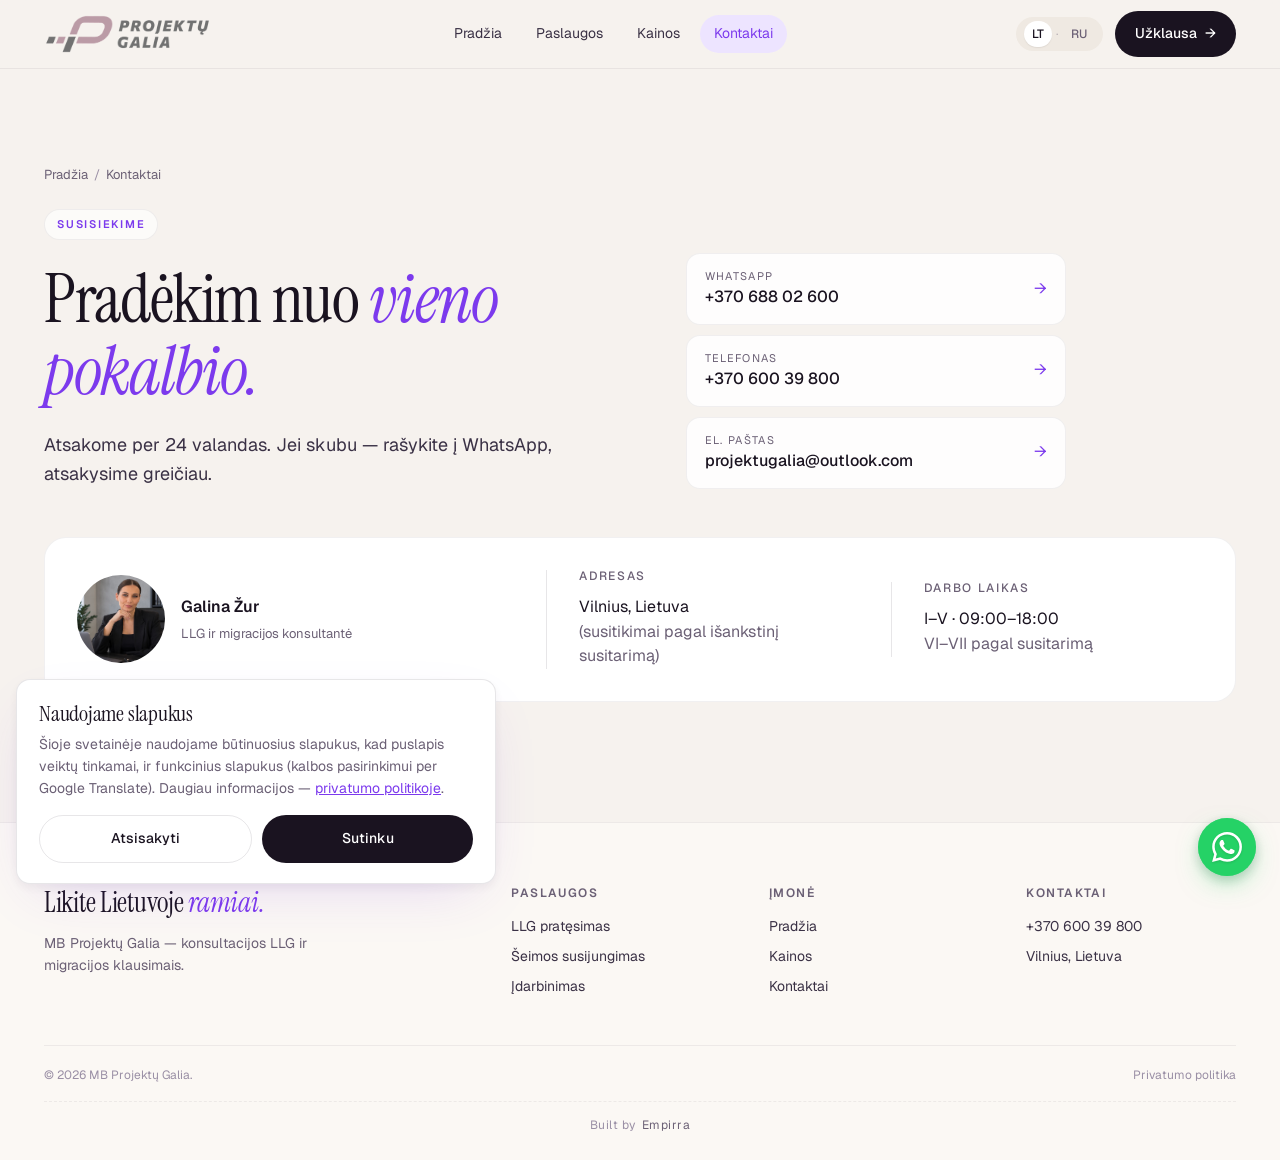
<file: contact.html>
<!doctype html>
<html lang="lt">
<head>
<meta charset="utf-8">
<meta name="viewport" content="width=device-width, initial-scale=1, viewport-fit=cover">
<meta name="theme-color" content="#F6F2EE">
<title>Kontaktai — Projektų Galia</title>
<meta name="description" content="Susisiekite per WhatsApp, telefonu ar el. paštu. Pateikite užklausą su dokumentais — atsakysim per 24 val.">
<link rel="preconnect" href="https://fonts.googleapis.com">
<link rel="preconnect" href="https://fonts.gstatic.com" crossorigin>
<link href="https://fonts.googleapis.com/css2?family=Instrument+Serif:ital@0;1&family=Geist:wght@300;400;500;600&display=swap" rel="stylesheet">
<link rel="stylesheet" href="assets/styles.css">
<link rel="icon" type="image/png" href="assets/favicon.png">
<link rel="apple-touch-icon" href="assets/apple-touch-icon.png">
</head>
<body>

<header class="nav">
  <div class="wrap nav-inner">
    <a href="index.html" class="brand" aria-label="Projektų Galia"><img src="assets/logo.png" alt="Projektų Galia" width="167" height="40"></a>
    <nav class="nav-links">
      <a href="index.html">Pradžia</a>
      <a href="services.html">Paslaugos</a>
      <a href="pricing.html">Kainos</a>
      <a href="contact.html" class="is-active">Kontaktai</a>
    </nav>
    <div class="nav-right">
      <div class="lang-switch"><button class="is-active">LT</button><span>·</span><button>RU</button></div>
      <a href="#form" class="btn btn-primary">Užklausa <span class="arrow">→</span></a>
      <button class="nav-toggle" aria-label="Meniu"><span></span></button>
    </div>
  </div>
</header>
<div class="mobile-menu">
  <a href="index.html">Pradžia <span>→</span></a>
  <a href="services.html">Paslaugos <span>→</span></a>
  <a href="pricing.html">Kainos <span>→</span></a>
  <a href="contact.html">Kontaktai <span>→</span></a>
</div>

<section class="section" style="padding-bottom:48px;">
  <div class="wrap">
    <div class="bread"><a href="index.html">Pradžia</a><span class="sep">/</span><span>Kontaktai</span></div>
    <div class="hero-grid">
      <div class="reveal">
        <div class="eyebrow hero-eyebrow">Susisiekime</div>
        <h1>Pradėkim nuo <span class="it">vieno pokalbio.</span></h1>
        <p class="hero-lede" style="margin-top:24px;">Atsakome per 24 valandas. Jei skubu — rašykite į WhatsApp, atsakysime greičiau.</p>
      </div>
      <div class="reveal" style="align-self:end;">
        <div class="cta-channels">
          <a href="https://wa.me/37068802600" class="cta-channel"><span class="ch-label"><small>WhatsApp</small><strong>+370 688 02 600</strong></span><span class="arrow">→</span></a>
          <a href="tel:+37060039800" class="cta-channel"><span class="ch-label"><small>Telefonas</small><strong>+370 600 39 800</strong></span><span class="arrow">→</span></a>
          <a href="mailto:projektugalia@outlook.com" class="cta-channel"><span class="ch-label"><small>El. paštas</small><strong>projektugalia@outlook.com</strong></span><span class="arrow">→</span></a>
        </div>
      </div>
    </div>
  </div>
</section>

<section class="section" id="info" style="padding-top:0;">
  <div class="wrap">
    <div class="contact-info reveal">
      <div class="ci-person">
        <img src="assets/team-photo.jpg" alt="Jūsų konsultantė" width="88" height="88" loading="lazy">
        <div>
          <p class="ci-name">Galina Žur</p>
          <p class="ci-role">LLG ir migracijos konsultantė</p>
        </div>
      </div>
      <div class="ci-block">
        <h4>Adresas</h4>
        <p>Vilnius, Lietuva<br><span>(susitikimai pagal išankstinį susitarimą)</span></p>
      </div>
      <div class="ci-block">
        <h4>Darbo laikas</h4>
        <p>I–V · 09:00–18:00<br><span>VI–VII pagal susitarimą</span></p>
      </div>
    </div>
  </div>
</section>

<footer class="footer">
  <div class="wrap">
    <div class="footer-grid">
      <div class="footer-brand"><h3>Likite Lietuvoje <em>ramiai.</em></h3><p>MB Projektų Galia — konsultacijos LLG ir migracijos klausimais.</p></div>
      <div><h4>Paslaugos</h4><ul><li><a href="services.html">LLG pratęsimas</a></li><li><a href="services.html">Šeimos susijungimas</a></li><li><a href="services.html">Įdarbinimas</a></li></ul></div>
      <div><h4>Įmonė</h4><ul><li><a href="index.html">Pradžia</a></li><li><a href="pricing.html">Kainos</a></li><li><a href="contact.html">Kontaktai</a></li></ul></div>
      <div><h4>Kontaktai</h4><ul><li><a href="tel:+37060039800">+370 600 39 800</a></li><li>Vilnius, Lietuva</li></ul></div>
    </div>
    <div class="footer-bottom"><div>© 2026 MB Projektų Galia.</div><div><a href="privacy-policy.html">Privatumo politika</a></div></div>
    <div class="built-by">Built by <a href="https://www.empirra.com" target="_blank" rel="noopener">Empirra</a></div>
  </div>
</footer>

<a href="https://wa.me/37068802600" target="_blank" rel="noopener noreferrer" aria-label="Susisiekti per WhatsApp" class="wa-fab">
  <svg viewBox="0 0 24 24" xmlns="http://www.w3.org/2000/svg" aria-hidden="true" focusable="false"><path d="M17.472 14.382c-.297-.149-1.758-.867-2.03-.967-.273-.099-.471-.148-.67.15-.197.297-.767.966-.94 1.164-.173.199-.347.223-.644.075-.297-.15-1.255-.463-2.39-1.475-.883-.788-1.48-1.761-1.653-2.059-.173-.297-.018-.458.13-.606.134-.133.297-.347.446-.52.149-.174.198-.298.298-.497.099-.198.05-.371-.025-.52-.075-.149-.669-1.612-.916-2.207-.242-.579-.487-.5-.669-.51l-.57-.01c-.198 0-.52.074-.792.372-.272.297-1.04 1.016-1.04 2.479 0 1.462 1.065 2.875 1.213 3.074.149.198 2.096 3.2 5.077 4.487.709.306 1.262.489 1.694.625.712.227 1.36.195 1.871.118.571-.085 1.758-.719 2.006-1.413.248-.694.248-1.289.173-1.413-.074-.124-.272-.198-.57-.347m-5.421 7.403h-.004a9.87 9.87 0 0 1-5.031-1.378l-.361-.214-3.741.982.998-3.648-.235-.374a9.86 9.86 0 0 1-1.51-5.26c.001-5.45 4.436-9.884 9.888-9.884 2.64 0 5.122 1.03 6.988 2.898a9.825 9.825 0 0 1 2.893 6.994c-.003 5.45-4.437 9.884-9.885 9.884m8.413-18.297A11.815 11.815 0 0 0 12.05 0C5.495 0 .16 5.335.157 11.892c0 2.096.547 4.142 1.588 5.945L.057 24l6.305-1.654a11.882 11.882 0 0 0 5.683 1.448h.005c6.554 0 11.89-5.335 11.893-11.893A11.821 11.821 0 0 0 20.464 3.488"/></svg>
</a>
<div id="google_translate_element" aria-hidden="true"></div>
<script src="assets/main.js" defer></script>
<script src="https://translate.google.com/translate_a/element.js?cb=googleTranslateElementInit" defer></script>
</body>
</html>
</file>
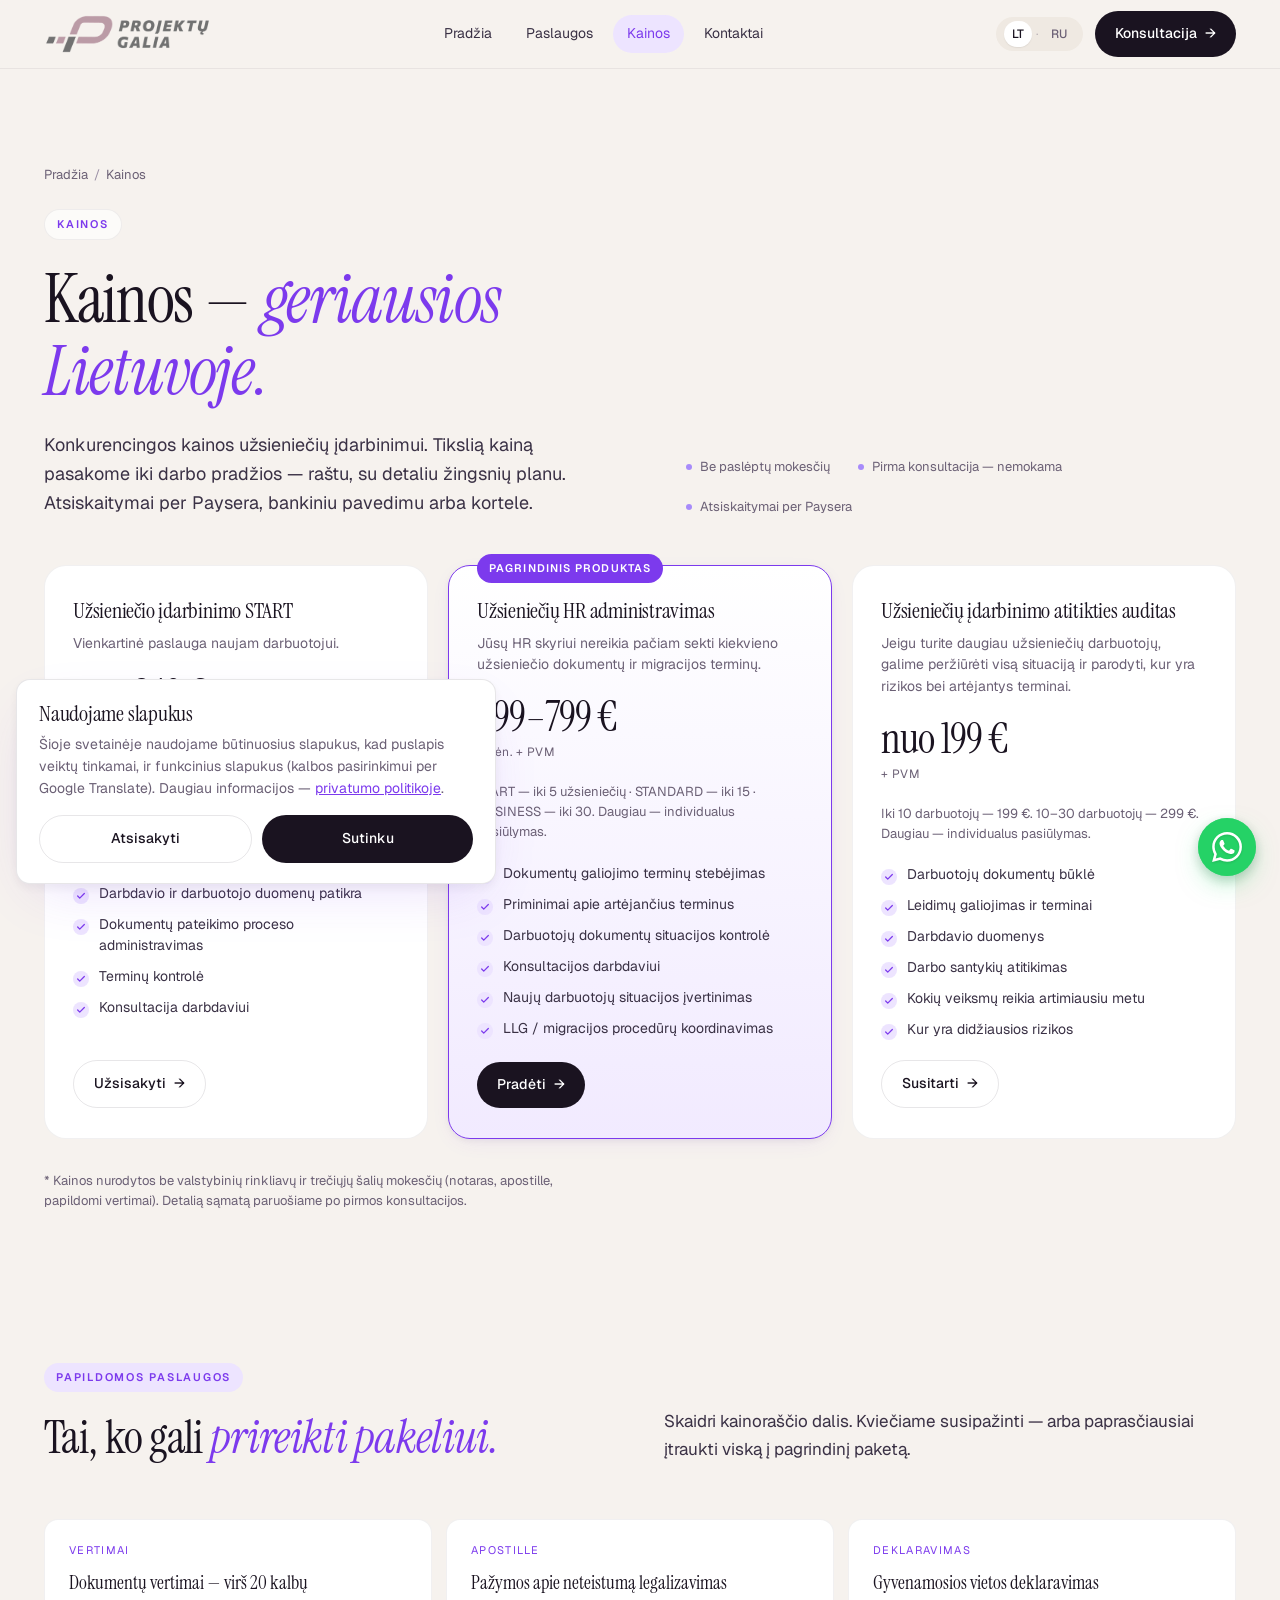
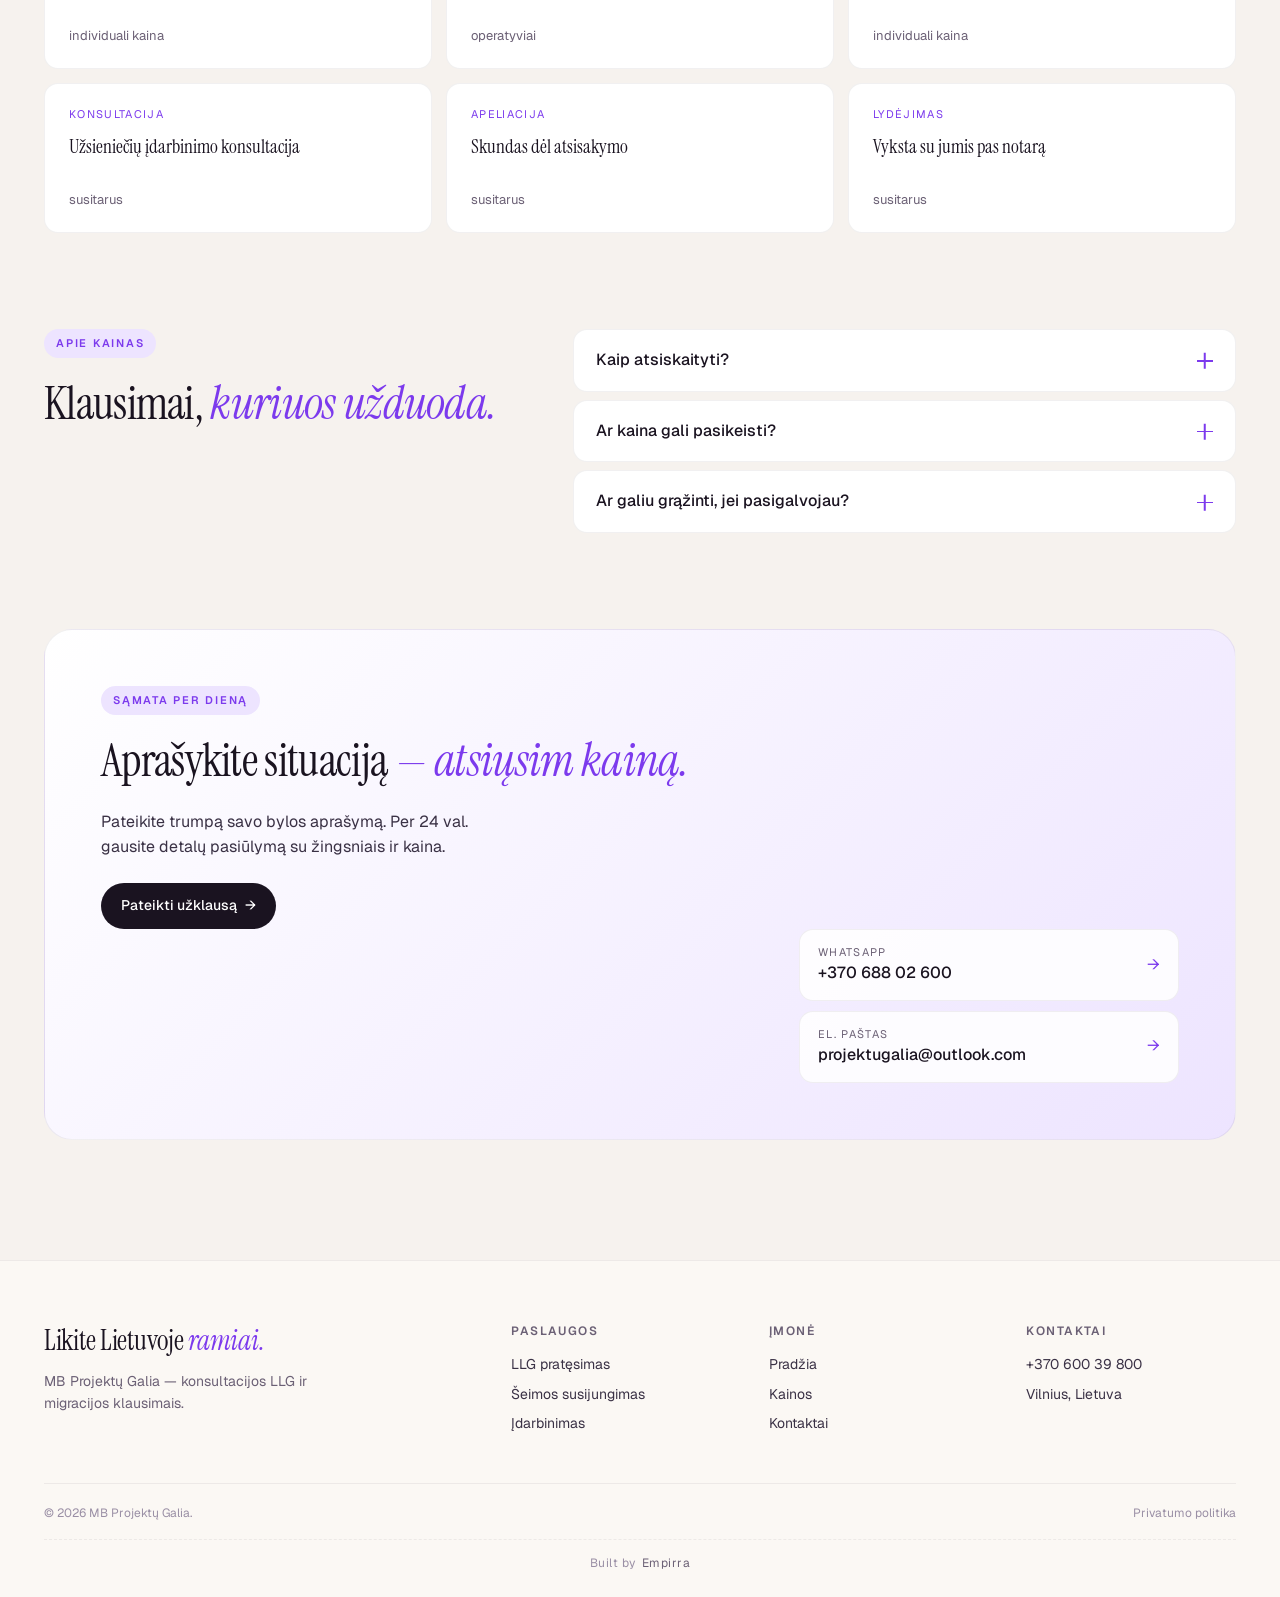
<file: pricing.html>
<!doctype html>
<html lang="lt">
<head>
<meta charset="utf-8">
<meta name="viewport" content="width=device-width, initial-scale=1, viewport-fit=cover">
<meta name="theme-color" content="#F6F2EE">
<title>Kainos — Projektų Galia</title>
<meta name="description" content="Aiškios paslaugų kainos: konsultacijos, LLG pratęsimas, šeimos susijungimas, įdarbinimas. Be paslėptų mokesčių, atsiskaitymai per Paysera.">
<link rel="preconnect" href="https://fonts.googleapis.com">
<link rel="preconnect" href="https://fonts.gstatic.com" crossorigin>
<link href="https://fonts.googleapis.com/css2?family=Instrument+Serif:ital@0;1&family=Geist:wght@300;400;500;600&display=swap" rel="stylesheet">
<link rel="stylesheet" href="assets/styles.css">
<link rel="icon" type="image/png" href="assets/favicon.png">
<link rel="apple-touch-icon" href="assets/apple-touch-icon.png">
</head>
<body>

<header class="nav">
  <div class="wrap nav-inner">
    <a href="index.html" class="brand" aria-label="Projektų Galia"><img src="assets/logo.png" alt="Projektų Galia" width="167" height="40"></a>
    <nav class="nav-links">
      <a href="index.html">Pradžia</a>
      <a href="services.html">Paslaugos</a>
      <a href="pricing.html" class="is-active">Kainos</a>
      <a href="contact.html">Kontaktai</a>
    </nav>
    <div class="nav-right">
      <div class="lang-switch"><button class="is-active">LT</button><span>·</span><button>RU</button></div>
      <a href="contact.html" class="btn btn-primary">Konsultacija <span class="arrow">→</span></a>
      <button class="nav-toggle" aria-label="Meniu"><span></span></button>
    </div>
  </div>
</header>
<div class="mobile-menu">
  <a href="index.html">Pradžia <span>→</span></a>
  <a href="services.html">Paslaugos <span>→</span></a>
  <a href="pricing.html">Kainos <span>→</span></a>
  <a href="contact.html">Kontaktai <span>→</span></a>
</div>

<section class="section" style="padding-bottom:48px;">
  <div class="wrap">
    <div class="bread">
      <a href="index.html">Pradžia</a><span class="sep">/</span><span>Kainos</span>
    </div>
    <div class="hero-grid">
      <div class="reveal">
        <div class="eyebrow hero-eyebrow">Kainos</div>
        <h1>Kainos — <span class="it">geriausios Lietuvoje.</span></h1>
        <p class="hero-lede" style="margin-top:24px;">
          Konkurencingos kainos užsieniečių įdarbinimui. Tikslią kainą pasakome iki
          darbo pradžios — raštu, su detaliu žingsnių planu. Atsiskaitymai per
          Paysera, bankiniu pavedimu arba kortele.
        </p>
      </div>
      <div class="reveal" style="align-self:end;">
        <div class="hero-meta">
          <div><span class="dot"></span> Be paslėptų mokesčių</div>
          <div><span class="dot"></span> Pirma konsultacija — nemokama</div>
          <div><span class="dot"></span> Atsiskaitymai per Paysera</div>
        </div>
      </div>
    </div>
  </div>
</section>

<section class="section-tight" style="padding-top:0;">
  <div class="wrap">
    <div class="price-grid reveal-stagger">

      <div class="price-card">
        <div>
          <h3>Užsieniečio įdarbinimo START</h3>
          <p style="margin-top:8px;">Vienkartinė paslauga naujam darbuotojui.</p>
        </div>
        <div class="price">nuo 249 €<small>+ PVM</small></div>
        <p style="margin-top:4px;font-size:13px;color:var(--ink-3);">Galutinė kaina priklauso nuo situacijos ir procedūros sudėtingumo.</p>
        <ul class="checks">
          <li>Situacijos įvertinimas</li>
          <li>Dokumentų sąrašo sudarymas ir patikra</li>
          <li>Darbdavio ir darbuotojo duomenų patikra</li>
          <li>Dokumentų pateikimo proceso administravimas</li>
          <li>Terminų kontrolė</li>
          <li>Konsultacija darbdaviui</li>
        </ul>
        <a href="contact.html" class="btn btn-ghost">Užsisakyti <span class="arrow">→</span></a>
      </div>

      <div class="price-card featured">
        <span class="badge">Pagrindinis produktas</span>
        <div>
          <h3>Užsieniečių HR administravimas</h3>
          <p style="margin-top:8px;">Jūsų HR skyriui nereikia pačiam sekti kiekvieno užsieniečio dokumentų ir migracijos terminų.</p>
        </div>
        <div class="price">299–799 €<small>/mėn. + PVM</small></div>
        <p style="margin-top:4px;font-size:13px;color:var(--ink-3);">START — iki 5 užsieniečių · STANDARD — iki 15 · BUSINESS — iki 30. Daugiau — individualus pasiūlymas.</p>
        <ul class="checks">
          <li>Dokumentų galiojimo terminų stebėjimas</li>
          <li>Priminimai apie artėjančius terminus</li>
          <li>Darbuotojų dokumentų situacijos kontrolė</li>
          <li>Konsultacijos darbdaviui</li>
          <li>Naujų darbuotojų situacijos įvertinimas</li>
          <li>LLG / migracijos procedūrų koordinavimas</li>
        </ul>
        <a href="contact.html" class="btn btn-accent">Pradėti <span class="arrow">→</span></a>
      </div>

      <div class="price-card">
        <div>
          <h3>Užsieniečių įdarbinimo atitikties auditas</h3>
          <p style="margin-top:8px;">Jeigu turite daugiau užsieniečių darbuotojų, galime peržiūrėti visą situaciją ir parodyti, kur yra rizikos bei artėjantys terminai.</p>
        </div>
        <div class="price">nuo 199 €<small>+ PVM</small></div>
        <p style="margin-top:4px;font-size:13px;color:var(--ink-3);">Iki 10 darbuotojų — 199 €. 10–30 darbuotojų — 299 €. Daugiau — individualus pasiūlymas.</p>
        <ul class="checks">
          <li>Darbuotojų dokumentų būklė</li>
          <li>Leidimų galiojimas ir terminai</li>
          <li>Darbdavio duomenys</li>
          <li>Darbo santykių atitikimas</li>
          <li>Kokių veiksmų reikia artimiausiu metu</li>
          <li>Kur yra didžiausios rizikos</li>
        </ul>
        <a href="contact.html" class="btn btn-ghost">Susitarti <span class="arrow">→</span></a>
      </div>

    </div>

    <div style="margin-top:32px;font-size:13px;color:var(--ink-3);max-width:60ch;">
      * Kainos nurodytos be valstybinių rinkliavų ir trečiųjų šalių mokesčių
      (notaras, apostille, papildomi vertimai). Detalią sąmatą paruošiame po
      pirmos konsultacijos.
    </div>
  </div>
</section>

<section class="section">
  <div class="wrap">
    <div class="section-head">
      <div class="reveal">
        <div class="eyebrow" style="margin-bottom:20px;">Papildomos paslaugos</div>
        <h2>Tai, ko gali <span class="it">prireikti pakeliui.</span></h2>
      </div>
      <div class="right reveal">
        <p class="lead">Skaidri kainoraščio dalis. Kviečiame susipažinti — arba paprasčiausiai įtraukti viską į pagrindinį paketą.</p>
      </div>
    </div>

    <div class="seo-grid reveal-stagger">
      <div class="seo-cell"><div class="seo-loc">Vertimai</div><h4>Dokumentų vertimai — virš 20 kalbų</h4><div class="seo-arrow">individuali kaina</div></div>
      <div class="seo-cell"><div class="seo-loc">Apostille</div><h4>Pažymos apie neteistumą legalizavimas</h4><div class="seo-arrow">operatyviai</div></div>
      <div class="seo-cell"><div class="seo-loc">Deklaravimas</div><h4>Gyvenamosios vietos deklaravimas</h4><div class="seo-arrow">individuali kaina</div></div>
      <div class="seo-cell"><div class="seo-loc">Konsultacija</div><h4>Užsieniečių įdarbinimo konsultacija</h4><div class="seo-arrow">susitarus</div></div>
      <div class="seo-cell"><div class="seo-loc">Apeliacija</div><h4>Skundas dėl atsisakymo</h4><div class="seo-arrow">susitarus</div></div>
      <div class="seo-cell"><div class="seo-loc">Lydėjimas</div><h4>Vyksta su jumis pas notarą</h4><div class="seo-arrow">susitarus</div></div>
    </div>
  </div>
</section>

<section class="section" style="padding-top:0;">
  <div class="wrap faq">
    <div class="reveal">
      <div class="eyebrow" style="margin-bottom:20px;">Apie kainas</div>
      <h2>Klausimai, <span class="it">kuriuos užduoda.</span></h2>
    </div>
    <div class="faq-list reveal">
      <div class="faq-item">
        <button class="faq-q" type="button">Kaip atsiskaityti?<span class="icon"></span></button>
        <div class="faq-a"><div class="faq-a-inner">Atsiskaitymai per Paysera (LT bankai), banko pavedimu arba kortele. Įmonėms — sąskaita faktūra. 30 % avansas prieš pradedant darbą, likučiai — pagal etapus.</div></div>
      </div>
      <div class="faq-item">
        <button class="faq-q" type="button">Ar kaina gali pasikeisti?<span class="icon"></span></button>
        <div class="faq-a"><div class="faq-a-inner">Sutarta kaina nesikeičia. Papildomi darbai (pvz. naujas vertimas, atsakymas migracijai) — iš anksto susitariam ir pasirašom papildomą sąmatą.</div></div>
      </div>
      <div class="faq-item">
        <button class="faq-q" type="button">Ar galiu grąžinti, jei pasigalvojau?<span class="icon"></span></button>
        <div class="faq-a"><div class="faq-a-inner">Iki darbo pradžios — taip, grąžiname 100 %. Pradėjus dirbti — grąžiname proporciją už neatliktą darbo dalį.</div></div>
      </div>
    </div>
  </div>
</section>

<section class="section" style="padding-top:0;">
  <div class="wrap">
    <div class="cta-banner reveal">
      <div>
        <div class="eyebrow" style="margin-bottom:20px;">Sąmata per dieną</div>
        <h2>Aprašykite situaciją <span class="it">— atsiųsim kainą.</span></h2>
        <p style="margin-top:24px;max-width:36ch;">Pateikite trumpą savo bylos aprašymą. Per 24 val. gausite detalų pasiūlymą su žingsniais ir kaina.</p>
        <div class="cta-row" style="margin-top:24px;">
          <a href="contact.html" class="btn btn-accent">Pateikti užklausą <span class="arrow">→</span></a>
        </div>
      </div>
      <div class="cta-banner-right">
        <div class="cta-channels">
          <a href="https://wa.me/37068802600" class="cta-channel"><span class="ch-label"><small>WhatsApp</small><strong>+370 688 02 600</strong></span><span class="arrow">→</span></a>
          <a href="mailto:projektugalia@outlook.com" class="cta-channel"><span class="ch-label"><small>El. paštas</small><strong>projektugalia@outlook.com</strong></span><span class="arrow">→</span></a>
        </div>
      </div>
    </div>
  </div>
</section>

<footer class="footer">
  <div class="wrap">
    <div class="footer-grid">
      <div class="footer-brand"><h3>Likite Lietuvoje <em>ramiai.</em></h3><p>MB Projektų Galia — konsultacijos LLG ir migracijos klausimais.</p></div>
      <div><h4>Paslaugos</h4><ul><li><a href="services.html">LLG pratęsimas</a></li><li><a href="services.html">Šeimos susijungimas</a></li><li><a href="services.html">Įdarbinimas</a></li></ul></div>
      <div><h4>Įmonė</h4><ul><li><a href="index.html">Pradžia</a></li><li><a href="pricing.html">Kainos</a></li><li><a href="contact.html">Kontaktai</a></li></ul></div>
      <div><h4>Kontaktai</h4><ul><li><a href="tel:+37060039800">+370 600 39 800</a></li><li>Vilnius, Lietuva</li></ul></div>
    </div>
    <div class="footer-bottom"><div>© 2026 MB Projektų Galia.</div><div><a href="privacy-policy.html">Privatumo politika</a></div></div>
    <div class="built-by">Built by <a href="https://www.empirra.com" target="_blank" rel="noopener">Empirra</a></div>
  </div>
</footer>

<a class="mobile-cta" href="contact.html"><span>Užsisakyti konsultaciją</span><span>→</span></a>
<a href="https://wa.me/37068802600" target="_blank" rel="noopener noreferrer" aria-label="Susisiekti per WhatsApp" class="wa-fab">
  <svg viewBox="0 0 24 24" xmlns="http://www.w3.org/2000/svg" aria-hidden="true" focusable="false"><path d="M17.472 14.382c-.297-.149-1.758-.867-2.03-.967-.273-.099-.471-.148-.67.15-.197.297-.767.966-.94 1.164-.173.199-.347.223-.644.075-.297-.15-1.255-.463-2.39-1.475-.883-.788-1.48-1.761-1.653-2.059-.173-.297-.018-.458.13-.606.134-.133.297-.347.446-.52.149-.174.198-.298.298-.497.099-.198.05-.371-.025-.52-.075-.149-.669-1.612-.916-2.207-.242-.579-.487-.5-.669-.51l-.57-.01c-.198 0-.52.074-.792.372-.272.297-1.04 1.016-1.04 2.479 0 1.462 1.065 2.875 1.213 3.074.149.198 2.096 3.2 5.077 4.487.709.306 1.262.489 1.694.625.712.227 1.36.195 1.871.118.571-.085 1.758-.719 2.006-1.413.248-.694.248-1.289.173-1.413-.074-.124-.272-.198-.57-.347m-5.421 7.403h-.004a9.87 9.87 0 0 1-5.031-1.378l-.361-.214-3.741.982.998-3.648-.235-.374a9.86 9.86 0 0 1-1.51-5.26c.001-5.45 4.436-9.884 9.888-9.884 2.64 0 5.122 1.03 6.988 2.898a9.825 9.825 0 0 1 2.893 6.994c-.003 5.45-4.437 9.884-9.885 9.884m8.413-18.297A11.815 11.815 0 0 0 12.05 0C5.495 0 .16 5.335.157 11.892c0 2.096.547 4.142 1.588 5.945L.057 24l6.305-1.654a11.882 11.882 0 0 0 5.683 1.448h.005c6.554 0 11.89-5.335 11.893-11.893A11.821 11.821 0 0 0 20.464 3.488"/></svg>
</a>
<div id="google_translate_element" aria-hidden="true"></div>
<script src="assets/main.js" defer></script>
<script src="https://translate.google.com/translate_a/element.js?cb=googleTranslateElementInit" defer></script>
</body>
</html>
</file>
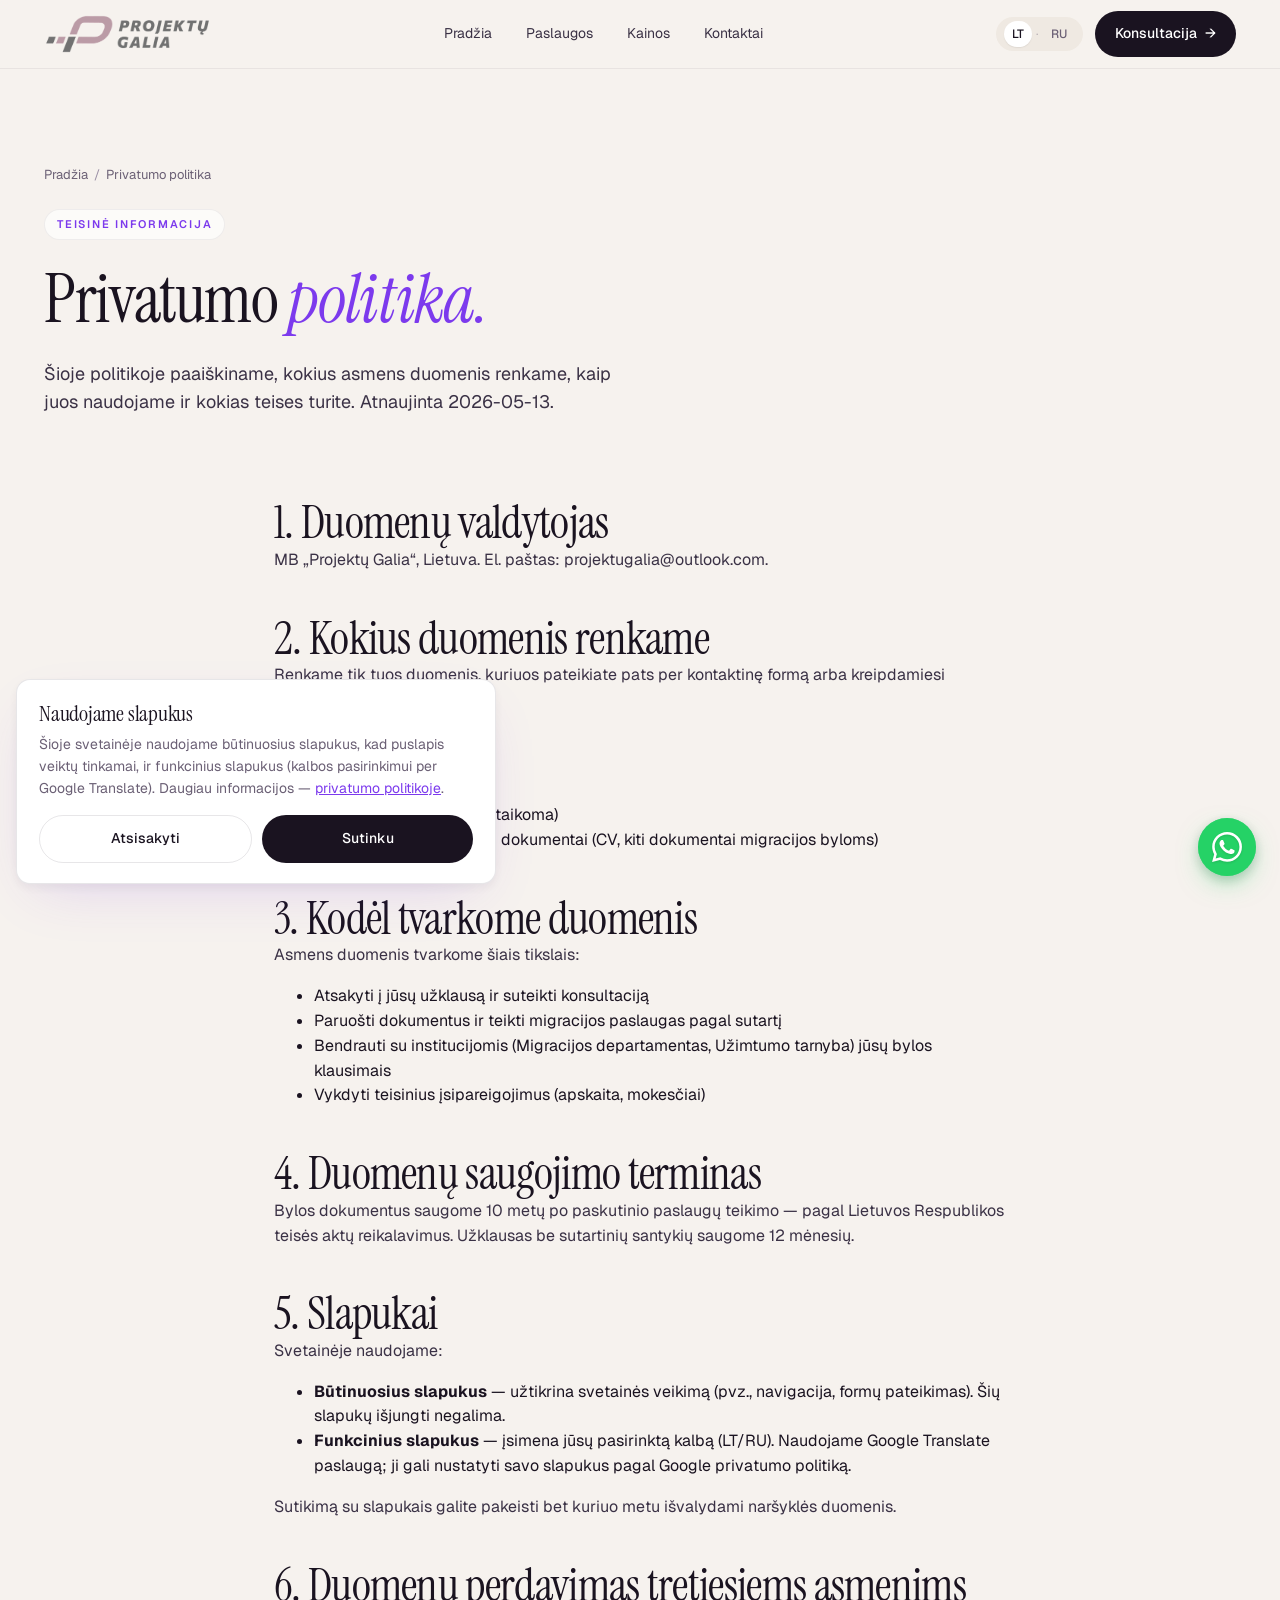
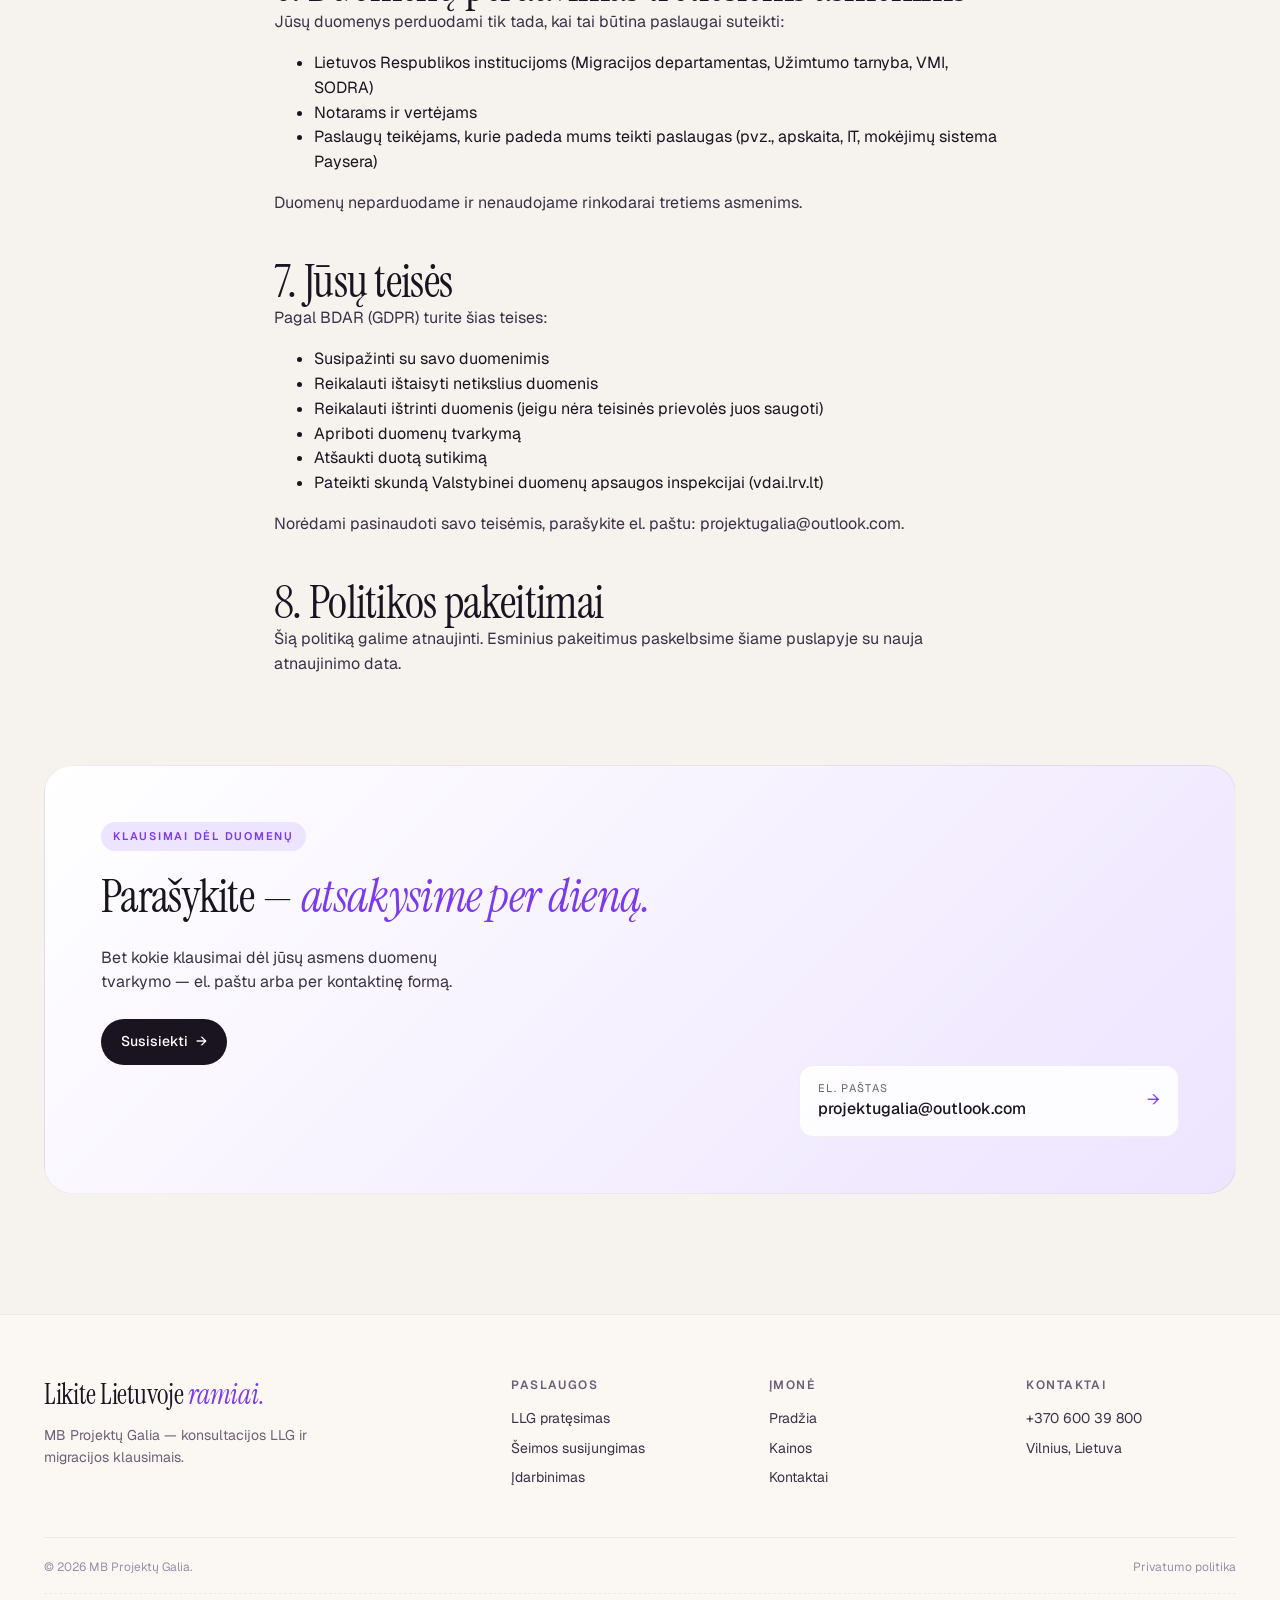
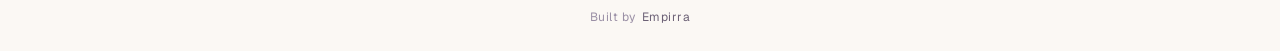
<file: privacy-policy.html>
<!doctype html>
<html lang="lt">
<head>
<meta charset="utf-8">
<meta name="viewport" content="width=device-width, initial-scale=1, viewport-fit=cover">
<meta name="theme-color" content="#F6F2EE">
<title>Privatumo politika — Projektų Galia</title>
<meta name="description" content="MB Projektų Galia privatumo politika — asmens duomenų tvarkymas, slapukai, GDPR teisės.">
<meta name="robots" content="noindex, follow">
<link rel="preconnect" href="https://fonts.googleapis.com">
<link rel="preconnect" href="https://fonts.gstatic.com" crossorigin>
<link href="https://fonts.googleapis.com/css2?family=Instrument+Serif:ital@0;1&family=Geist:wght@300;400;500;600&display=swap" rel="stylesheet">
<link rel="stylesheet" href="assets/styles.css">
<link rel="icon" type="image/png" href="assets/favicon.png">
<link rel="apple-touch-icon" href="assets/apple-touch-icon.png">
</head>
<body>

<header class="nav">
  <div class="wrap nav-inner">
    <a href="index.html" class="brand" aria-label="Projektų Galia"><img src="assets/logo.png" alt="Projektų Galia" width="167" height="40"></a>
    <nav class="nav-links">
      <a href="index.html">Pradžia</a>
      <a href="services.html">Paslaugos</a>
      <a href="pricing.html">Kainos</a>
      <a href="contact.html">Kontaktai</a>
    </nav>
    <div class="nav-right">
      <div class="lang-switch"><button class="is-active">LT</button><span>·</span><button>RU</button></div>
      <a href="contact.html" class="btn btn-primary">Konsultacija <span class="arrow">→</span></a>
      <button class="nav-toggle" aria-label="Meniu"><span></span></button>
    </div>
  </div>
</header>
<div class="mobile-menu">
  <a href="index.html">Pradžia <span>→</span></a>
  <a href="services.html">Paslaugos <span>→</span></a>
  <a href="pricing.html">Kainos <span>→</span></a>
  <a href="contact.html">Kontaktai <span>→</span></a>
  <div class="menu-cta">
    <a href="contact.html" class="btn btn-primary">Konsultacija <span class="arrow">→</span></a>
  </div>
</div>

<section class="section" style="padding-bottom:48px;">
  <div class="wrap">
    <div class="bread">
      <a href="index.html">Pradžia</a><span class="sep">/</span><span>Privatumo politika</span>
    </div>
    <div class="hero-grid">
      <div class="reveal">
        <div class="eyebrow hero-eyebrow">Teisinė informacija</div>
        <h1>Privatumo <span class="it">politika.</span></h1>
        <p class="hero-lede" style="margin-top:24px;">
          Šioje politikoje paaiškiname, kokius asmens duomenis renkame, kaip juos
          naudojame ir kokias teises turite. Atnaujinta 2026-05-13.
        </p>
      </div>
    </div>
  </div>
</section>

<section class="section-tight" style="padding-top:0;">
  <div class="wrap" style="max-width:780px;">

    <h2 style="margin-top:32px;">1. Duomenų valdytojas</h2>
    <p>MB „Projektų Galia“, Lietuva. El. paštas: <a href="mailto:projektugalia@outlook.com">projektugalia@outlook.com</a>.</p>

    <h2 style="margin-top:40px;">2. Kokius duomenis renkame</h2>
    <p>Renkame tik tuos duomenis, kuriuos pateikiate pats per kontaktinę formą arba kreipdamiesi tiesiogiai:</p>
    <ul>
      <li>Vardas, pavardė</li>
      <li>El. pašto adresas</li>
      <li>Telefono numeris</li>
      <li>Įmonės pavadinimas (jei taikoma)</li>
      <li>Žinutės turinys ir prisegti dokumentai (CV, kiti dokumentai migracijos byloms)</li>
    </ul>

    <h2 style="margin-top:40px;">3. Kodėl tvarkome duomenis</h2>
    <p>Asmens duomenis tvarkome šiais tikslais:</p>
    <ul>
      <li>Atsakyti į jūsų užklausą ir suteikti konsultaciją</li>
      <li>Paruošti dokumentus ir teikti migracijos paslaugas pagal sutartį</li>
      <li>Bendrauti su institucijomis (Migracijos departamentas, Užimtumo tarnyba) jūsų bylos klausimais</li>
      <li>Vykdyti teisinius įsipareigojimus (apskaita, mokesčiai)</li>
    </ul>

    <h2 style="margin-top:40px;">4. Duomenų saugojimo terminas</h2>
    <p>Bylos dokumentus saugome 10 metų po paskutinio paslaugų teikimo — pagal Lietuvos Respublikos teisės aktų reikalavimus. Užklausas be sutartinių santykių saugome 12 mėnesių.</p>

    <h2 style="margin-top:40px;">5. Slapukai</h2>
    <p>Svetainėje naudojame:</p>
    <ul>
      <li><strong>Būtinuosius slapukus</strong> — užtikrina svetainės veikimą (pvz., navigacija, formų pateikimas). Šių slapukų išjungti negalima.</li>
      <li><strong>Funkcinius slapukus</strong> — įsimena jūsų pasirinktą kalbą (LT/RU). Naudojame Google Translate paslaugą; ji gali nustatyti savo slapukus pagal <a href="https://policies.google.com/privacy" target="_blank" rel="noopener">Google privatumo politiką</a>.</li>
    </ul>
    <p>Sutikimą su slapukais galite pakeisti bet kuriuo metu išvalydami naršyklės duomenis.</p>

    <h2 style="margin-top:40px;">6. Duomenų perdavimas tretiesiems asmenims</h2>
    <p>Jūsų duomenys perduodami tik tada, kai tai būtina paslaugai suteikti:</p>
    <ul>
      <li>Lietuvos Respublikos institucijoms (Migracijos departamentas, Užimtumo tarnyba, VMI, SODRA)</li>
      <li>Notarams ir vertėjams</li>
      <li>Paslaugų teikėjams, kurie padeda mums teikti paslaugas (pvz., apskaita, IT, mokėjimų sistema Paysera)</li>
    </ul>
    <p>Duomenų neparduodame ir nenaudojame rinkodarai tretiems asmenims.</p>

    <h2 style="margin-top:40px;">7. Jūsų teisės</h2>
    <p>Pagal BDAR (GDPR) turite šias teises:</p>
    <ul>
      <li>Susipažinti su savo duomenimis</li>
      <li>Reikalauti ištaisyti netikslius duomenis</li>
      <li>Reikalauti ištrinti duomenis (jeigu nėra teisinės prievolės juos saugoti)</li>
      <li>Apriboti duomenų tvarkymą</li>
      <li>Atšaukti duotą sutikimą</li>
      <li>Pateikti skundą Valstybinei duomenų apsaugos inspekcijai (<a href="https://vdai.lrv.lt/" target="_blank" rel="noopener">vdai.lrv.lt</a>)</li>
    </ul>
    <p>Norėdami pasinaudoti savo teisėmis, parašykite el. paštu: <a href="mailto:projektugalia@outlook.com">projektugalia@outlook.com</a>.</p>

    <h2 style="margin-top:40px;">8. Politikos pakeitimai</h2>
    <p>Šią politiką galime atnaujinti. Esminius pakeitimus paskelbsime šiame puslapyje su nauja atnaujinimo data.</p>

  </div>
</section>

<section class="section" style="padding-top:32px;">
  <div class="wrap">
    <div class="cta-banner reveal">
      <div>
        <div class="eyebrow" style="margin-bottom:20px;">Klausimai dėl duomenų</div>
        <h2>Parašykite — <span class="it">atsakysime per dieną.</span></h2>
        <p style="margin-top:24px;max-width:36ch;">Bet kokie klausimai dėl jūsų asmens duomenų tvarkymo — el. paštu arba per kontaktinę formą.</p>
        <div class="cta-row" style="margin-top:24px;">
          <a href="contact.html" class="btn btn-accent">Susisiekti <span class="arrow">→</span></a>
        </div>
      </div>
      <div class="cta-banner-right">
        <div class="cta-channels">
          <a href="mailto:projektugalia@outlook.com" class="cta-channel"><span class="ch-label"><small>El. paštas</small><strong>projektugalia@outlook.com</strong></span><span class="arrow">→</span></a>
        </div>
      </div>
    </div>
  </div>
</section>

<footer class="footer">
  <div class="wrap">
    <div class="footer-grid">
      <div class="footer-brand"><h3>Likite Lietuvoje <em>ramiai.</em></h3><p>MB Projektų Galia — konsultacijos LLG ir migracijos klausimais.</p></div>
      <div><h4>Paslaugos</h4><ul><li><a href="services.html">LLG pratęsimas</a></li><li><a href="services.html">Šeimos susijungimas</a></li><li><a href="services.html">Įdarbinimas</a></li></ul></div>
      <div><h4>Įmonė</h4><ul><li><a href="index.html">Pradžia</a></li><li><a href="pricing.html">Kainos</a></li><li><a href="contact.html">Kontaktai</a></li></ul></div>
      <div><h4>Kontaktai</h4><ul><li><a href="tel:+37060039800">+370 600 39 800</a></li><li>Vilnius, Lietuva</li></ul></div>
    </div>
    <div class="footer-bottom"><div>© 2026 MB Projektų Galia.</div><div><a href="privacy-policy.html">Privatumo politika</a></div></div>
    <div class="built-by">Built by <a href="https://www.empirra.com" target="_blank" rel="noopener">Empirra</a></div>
  </div>
</footer>

<a class="mobile-cta" href="contact.html"><span>Užsisakyti konsultaciją</span><span>→</span></a>
<a href="https://wa.me/37068802600" target="_blank" rel="noopener noreferrer" aria-label="Susisiekti per WhatsApp" class="wa-fab">
  <svg viewBox="0 0 24 24" xmlns="http://www.w3.org/2000/svg" aria-hidden="true" focusable="false"><path d="M17.472 14.382c-.297-.149-1.758-.867-2.03-.967-.273-.099-.471-.148-.67.15-.197.297-.767.966-.94 1.164-.173.199-.347.223-.644.075-.297-.15-1.255-.463-2.39-1.475-.883-.788-1.48-1.761-1.653-2.059-.173-.297-.018-.458.13-.606.134-.133.297-.347.446-.52.149-.174.198-.298.298-.497.099-.198.05-.371-.025-.52-.075-.149-.669-1.612-.916-2.207-.242-.579-.487-.5-.669-.51l-.57-.01c-.198 0-.52.074-.792.372-.272.297-1.04 1.016-1.04 2.479 0 1.462 1.065 2.875 1.213 3.074.149.198 2.096 3.2 5.077 4.487.709.306 1.262.489 1.694.625.712.227 1.36.195 1.871.118.571-.085 1.758-.719 2.006-1.413.248-.694.248-1.289.173-1.413-.074-.124-.272-.198-.57-.347m-5.421 7.403h-.004a9.87 9.87 0 0 1-5.031-1.378l-.361-.214-3.741.982.998-3.648-.235-.374a9.86 9.86 0 0 1-1.51-5.26c.001-5.45 4.436-9.884 9.888-9.884 2.64 0 5.122 1.03 6.988 2.898a9.825 9.825 0 0 1 2.893 6.994c-.003 5.45-4.437 9.884-9.885 9.884m8.413-18.297A11.815 11.815 0 0 0 12.05 0C5.495 0 .16 5.335.157 11.892c0 2.096.547 4.142 1.588 5.945L.057 24l6.305-1.654a11.882 11.882 0 0 0 5.683 1.448h.005c6.554 0 11.89-5.335 11.893-11.893A11.821 11.821 0 0 0 20.464 3.488"/></svg>
</a>
<div id="google_translate_element" aria-hidden="true"></div>
<script src="assets/main.js" defer></script>
<script src="https://translate.google.com/translate_a/element.js?cb=googleTranslateElementInit" defer></script>
</body>
</html>
</file>
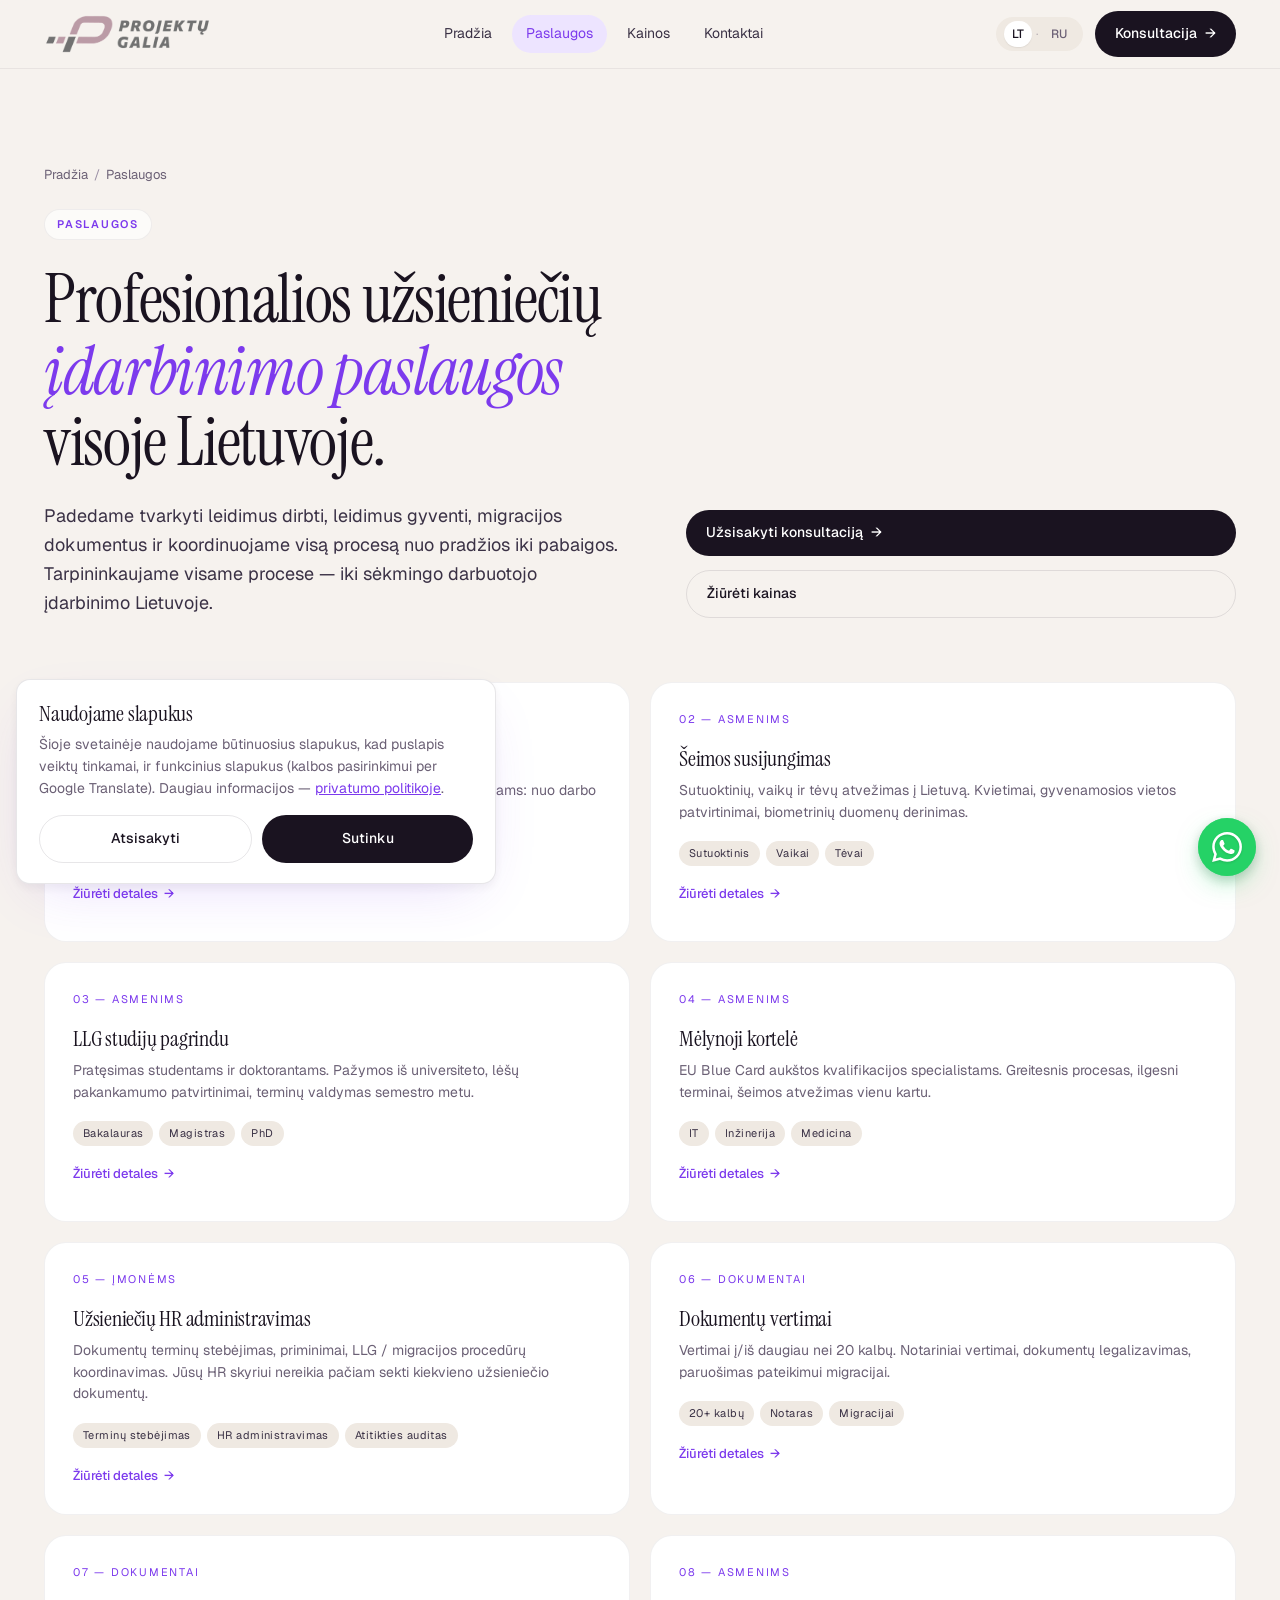
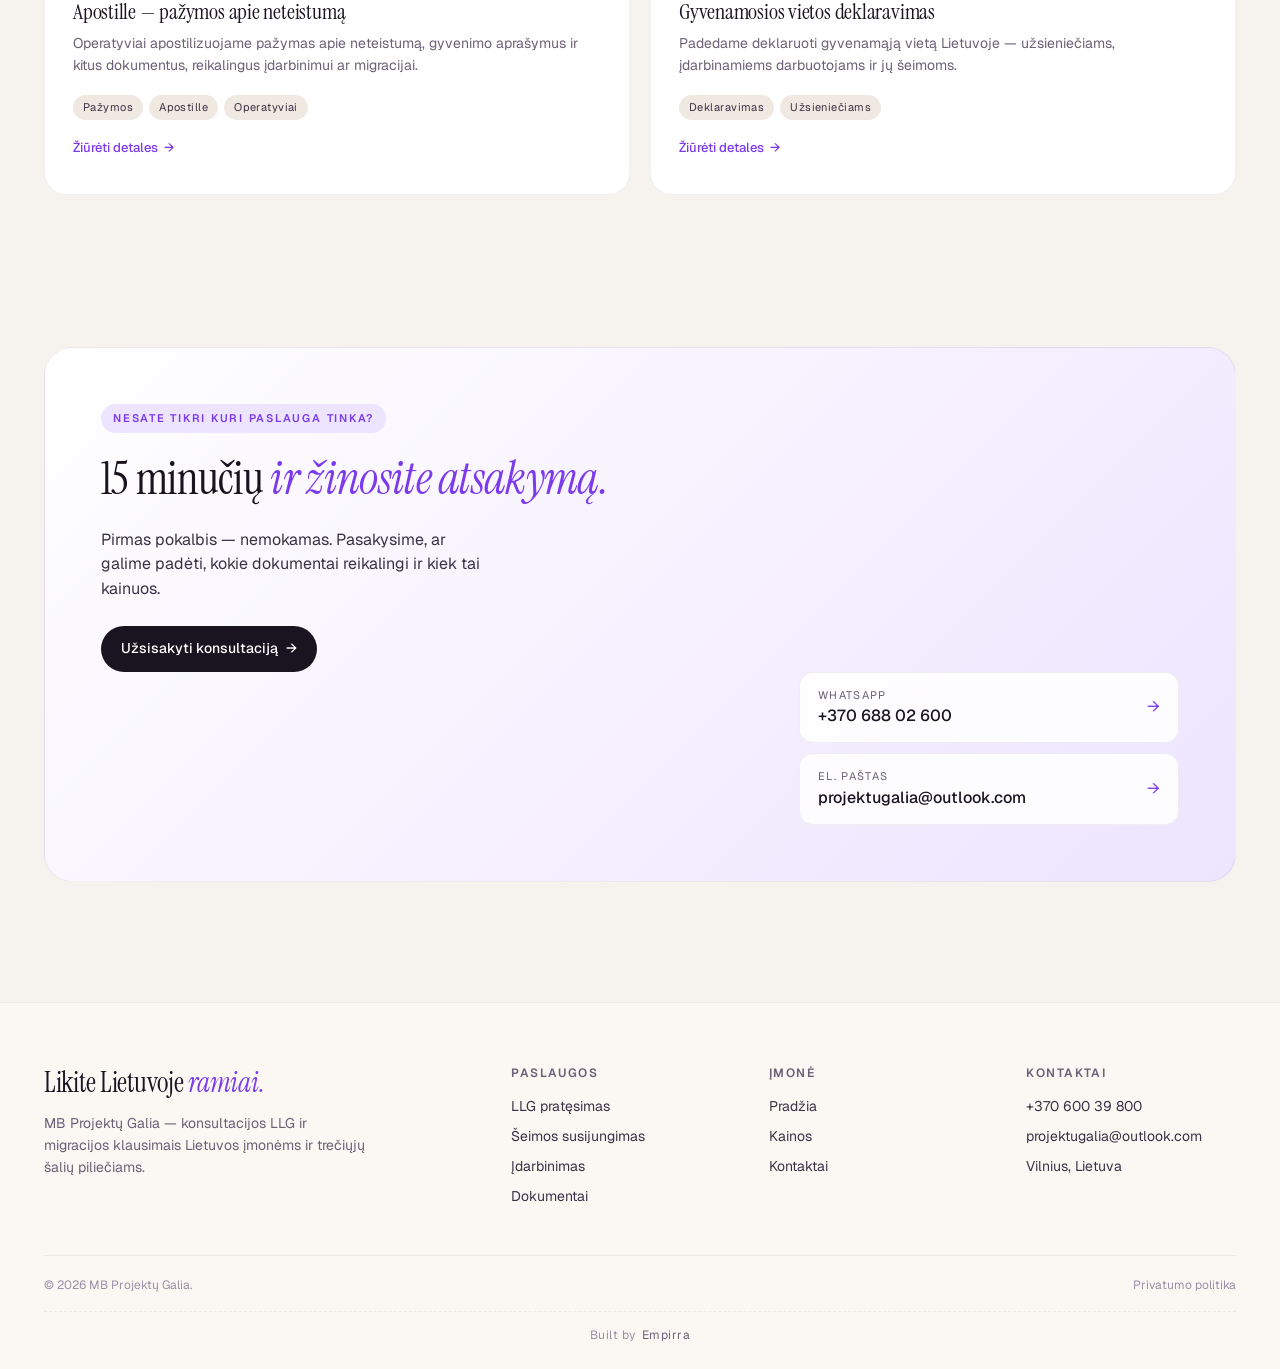
<file: services.html>
<!doctype html>
<html lang="lt">
<head>
<meta charset="utf-8">
<meta name="viewport" content="width=device-width, initial-scale=1, viewport-fit=cover">
<meta name="theme-color" content="#F6F2EE">
<title>Paslaugos — Projektų Galia</title>
<meta name="description" content="LLG pratęsimas, leidimai dirbti, šeimos susijungimas, dokumentų paruošimas ir konsultacijos įmonėms. Visos paslaugos vienoje vietoje.">
<link rel="preconnect" href="https://fonts.googleapis.com">
<link rel="preconnect" href="https://fonts.gstatic.com" crossorigin>
<link href="https://fonts.googleapis.com/css2?family=Instrument+Serif:ital@0;1&family=Geist:wght@300;400;500;600&display=swap" rel="stylesheet">
<link rel="stylesheet" href="assets/styles.css">
<link rel="icon" type="image/png" href="assets/favicon.png">
<link rel="apple-touch-icon" href="assets/apple-touch-icon.png">
</head>
<body>

<header class="nav">
  <div class="wrap nav-inner">
    <a href="index.html" class="brand" aria-label="Projektų Galia"><img src="assets/logo.png" alt="Projektų Galia" width="167" height="40"></a>
    <nav class="nav-links">
      <a href="index.html">Pradžia</a>
      <a href="services.html" class="is-active">Paslaugos</a>
      <a href="pricing.html">Kainos</a>
      <a href="contact.html">Kontaktai</a>
    </nav>
    <div class="nav-right">
      <div class="lang-switch"><button class="is-active">LT</button><span>·</span><button>RU</button></div>
      <a href="contact.html" class="btn btn-primary">Konsultacija <span class="arrow">→</span></a>
      <button class="nav-toggle" aria-label="Meniu"><span></span></button>
    </div>
  </div>
</header>
<div class="mobile-menu">
  <a href="index.html">Pradžia <span>→</span></a>
  <a href="services.html">Paslaugos <span>→</span></a>
  <a href="pricing.html">Kainos <span>→</span></a>
  <a href="contact.html">Kontaktai <span>→</span></a>
  <div class="menu-cta">
    <a href="contact.html" class="btn btn-primary">Konsultacija <span class="arrow">→</span></a>
  </div>
</div>

<section class="section" style="padding-bottom:64px;">
  <div class="wrap">
    <div class="bread">
      <a href="index.html">Pradžia</a><span class="sep">/</span><span>Paslaugos</span>
    </div>
    <div class="hero-grid">
      <div class="reveal">
        <div class="eyebrow hero-eyebrow">Paslaugos</div>
        <h1>Profesionalios užsieniečių <span class="it">įdarbinimo paslaugos</span> visoje Lietuvoje.</h1>
        <p class="hero-lede" style="margin-top:24px;">
          Padedame tvarkyti leidimus dirbti, leidimus gyventi, migracijos dokumentus
          ir koordinuojame visą procesą nuo pradžios iki pabaigos. Tarpininkaujame
          visame procese — iki sėkmingo darbuotojo įdarbinimo Lietuvoje.
        </p>
      </div>
      <div class="reveal" style="display:flex;flex-direction:column;gap:14px;align-self:end;">
        <a href="contact.html" class="btn btn-accent">Užsisakyti konsultaciją <span class="arrow">→</span></a>
        <a href="pricing.html" class="btn btn-ghost">Žiūrėti kainas</a>
      </div>
    </div>
  </div>
</section>

<section class="section-tight" style="padding-top:0;">
  <div class="wrap">
    <div class="services-grid reveal-stagger">

      <a class="svc-card" href="contact.html">
        <div class="num">01 — Asmenims</div>
        <div>
          <h3>LLG pratęsimas darbo pagrindu</h3>
          <p>Pilnas leidimo pratęsimo procesas dirbantiems trečiųjų šalių piliečiams: nuo darbo sutarties patikrinimo iki dokumentų pateikimo.</p>
        </div>
        <div>
          <div class="meta">
            <span class="tag">Migracijos depto</span>
            <span class="tag">Užimtumo tarnyba</span>
          </div>
          <div class="more" style="margin-top:18px;">Žiūrėti detales <span class="arrow">→</span></div>
        </div>
      </a>

      <a class="svc-card" href="contact.html">
        <div class="num">02 — Asmenims</div>
        <div>
          <h3>Šeimos susijungimas</h3>
          <p>Sutuoktinių, vaikų ir tėvų atvežimas į Lietuvą. Kvietimai, gyvenamosios vietos patvirtinimai, biometrinių duomenų derinimas.</p>
        </div>
        <div>
          <div class="meta">
            <span class="tag">Sutuoktinis</span>
            <span class="tag">Vaikai</span>
            <span class="tag">Tėvai</span>
          </div>
          <div class="more" style="margin-top:18px;">Žiūrėti detales <span class="arrow">→</span></div>
        </div>
      </a>

      <a class="svc-card" href="contact.html">
        <div class="num">03 — Asmenims</div>
        <div>
          <h3>LLG studijų pagrindu</h3>
          <p>Pratęsimas studentams ir doktorantams. Pažymos iš universiteto, lėšų pakankamumo patvirtinimai, terminų valdymas semestro metu.</p>
        </div>
        <div>
          <div class="meta">
            <span class="tag">Bakalauras</span>
            <span class="tag">Magistras</span>
            <span class="tag">PhD</span>
          </div>
          <div class="more" style="margin-top:18px;">Žiūrėti detales <span class="arrow">→</span></div>
        </div>
      </a>

      <a class="svc-card" href="contact.html">
        <div class="num">04 — Asmenims</div>
        <div>
          <h3>Mėlynoji kortelė</h3>
          <p>EU Blue Card aukštos kvalifikacijos specialistams. Greitesnis procesas, ilgesni terminai, šeimos atvežimas vienu kartu.</p>
        </div>
        <div>
          <div class="meta">
            <span class="tag">IT</span>
            <span class="tag">Inžinerija</span>
            <span class="tag">Medicina</span>
          </div>
          <div class="more" style="margin-top:18px;">Žiūrėti detales <span class="arrow">→</span></div>
        </div>
      </a>

      <a class="svc-card" href="contact.html">
        <div class="num">05 — Įmonėms</div>
        <div>
          <h3>Užsieniečių HR administravimas</h3>
          <p>Dokumentų terminų stebėjimas, priminimai, LLG / migracijos procedūrų koordinavimas. Jūsų HR skyriui nereikia pačiam sekti kiekvieno užsieniečio dokumentų.</p>
        </div>
        <div>
          <div class="meta">
            <span class="tag">Terminų stebėjimas</span>
            <span class="tag">HR administravimas</span>
            <span class="tag">Atitikties auditas</span>
          </div>
          <div class="more" style="margin-top:18px;">Žiūrėti detales <span class="arrow">→</span></div>
        </div>
      </a>

      <a class="svc-card" href="contact.html">
        <div class="num">06 — Dokumentai</div>
        <div>
          <h3>Dokumentų vertimai</h3>
          <p>Vertimai į/iš daugiau nei 20 kalbų. Notariniai vertimai, dokumentų legalizavimas, paruošimas pateikimui migracijai.</p>
        </div>
        <div>
          <div class="meta">
            <span class="tag">20+ kalbų</span>
            <span class="tag">Notaras</span>
            <span class="tag">Migracijai</span>
          </div>
          <div class="more" style="margin-top:18px;">Žiūrėti detales <span class="arrow">→</span></div>
        </div>
      </a>

      <a class="svc-card" href="contact.html">
        <div class="num">07 — Dokumentai</div>
        <div>
          <h3>Apostille — pažymos apie neteistumą</h3>
          <p>Operatyviai apostilizuojame pažymas apie neteistumą, gyvenimo aprašymus ir kitus dokumentus, reikalingus įdarbinimui ar migracijai.</p>
        </div>
        <div>
          <div class="meta">
            <span class="tag">Pažymos</span>
            <span class="tag">Apostille</span>
            <span class="tag">Operatyviai</span>
          </div>
          <div class="more" style="margin-top:18px;">Žiūrėti detales <span class="arrow">→</span></div>
        </div>
      </a>

      <a class="svc-card" href="contact.html">
        <div class="num">08 — Asmenims</div>
        <div>
          <h3>Gyvenamosios vietos deklaravimas</h3>
          <p>Padedame deklaruoti gyvenamąją vietą Lietuvoje — užsieniečiams, įdarbinamiems darbuotojams ir jų šeimoms.</p>
        </div>
        <div>
          <div class="meta">
            <span class="tag">Deklaravimas</span>
            <span class="tag">Užsieniečiams</span>
          </div>
          <div class="more" style="margin-top:18px;">Žiūrėti detales <span class="arrow">→</span></div>
        </div>
      </a>

    </div>
  </div>
</section>

<section class="section">
  <div class="wrap">
    <div class="cta-banner reveal">
      <div>
        <div class="eyebrow" style="margin-bottom:20px;">Nesate tikri kuri paslauga tinka?</div>
        <h2>15 minučių <span class="it">ir žinosite atsakymą.</span></h2>
        <p style="margin-top:24px;max-width:36ch;">Pirmas pokalbis — nemokamas. Pasakysime, ar galime padėti, kokie dokumentai reikalingi ir kiek tai kainuos.</p>
        <div class="cta-row" style="margin-top:24px;">
          <a href="contact.html" class="btn btn-accent">Užsisakyti konsultaciją <span class="arrow">→</span></a>
        </div>
      </div>
      <div class="cta-banner-right">
        <div class="cta-channels">
          <a href="https://wa.me/37068802600" class="cta-channel"><span class="ch-label"><small>WhatsApp</small><strong>+370 688 02 600</strong></span><span class="arrow">→</span></a>
          <a href="mailto:projektugalia@outlook.com" class="cta-channel"><span class="ch-label"><small>El. paštas</small><strong>projektugalia@outlook.com</strong></span><span class="arrow">→</span></a>
        </div>
      </div>
    </div>
  </div>
</section>

<footer class="footer">
  <div class="wrap">
    <div class="footer-grid">
      <div class="footer-brand">
        <h3>Likite Lietuvoje <em>ramiai.</em></h3>
        <p>MB Projektų Galia — konsultacijos LLG ir migracijos klausimais Lietuvos įmonėms ir trečiųjų šalių piliečiams.</p>
      </div>
      <div><h4>Paslaugos</h4><ul>
        <li><a href="services.html">LLG pratęsimas</a></li>
        <li><a href="services.html">Šeimos susijungimas</a></li>
        <li><a href="services.html">Įdarbinimas</a></li>
        <li><a href="services.html">Dokumentai</a></li>
      </ul></div>
      <div><h4>Įmonė</h4><ul>
        <li><a href="index.html">Pradžia</a></li>
        <li><a href="pricing.html">Kainos</a></li>
        <li><a href="contact.html">Kontaktai</a></li>
      </ul></div>
      <div><h4>Kontaktai</h4><ul>
        <li><a href="tel:+37060039800">+370 600 39 800</a></li>
        <li><a href="mailto:projektugalia@outlook.com">projektugalia@outlook.com</a></li>
        <li>Vilnius, Lietuva</li>
      </ul></div>
    </div>
    <div class="footer-bottom"><div>© 2026 MB Projektų Galia.</div><div><a href="privacy-policy.html">Privatumo politika</a></div></div>
    <div class="built-by">Built by <a href="https://www.empirra.com" target="_blank" rel="noopener">Empirra</a></div>
  </div>
</footer>

<a class="mobile-cta" href="contact.html"><span>Užsisakyti konsultaciją</span><span>→</span></a>
<a href="https://wa.me/37068802600" target="_blank" rel="noopener noreferrer" aria-label="Susisiekti per WhatsApp" class="wa-fab">
  <svg viewBox="0 0 24 24" xmlns="http://www.w3.org/2000/svg" aria-hidden="true" focusable="false"><path d="M17.472 14.382c-.297-.149-1.758-.867-2.03-.967-.273-.099-.471-.148-.67.15-.197.297-.767.966-.94 1.164-.173.199-.347.223-.644.075-.297-.15-1.255-.463-2.39-1.475-.883-.788-1.48-1.761-1.653-2.059-.173-.297-.018-.458.13-.606.134-.133.297-.347.446-.52.149-.174.198-.298.298-.497.099-.198.05-.371-.025-.52-.075-.149-.669-1.612-.916-2.207-.242-.579-.487-.5-.669-.51l-.57-.01c-.198 0-.52.074-.792.372-.272.297-1.04 1.016-1.04 2.479 0 1.462 1.065 2.875 1.213 3.074.149.198 2.096 3.2 5.077 4.487.709.306 1.262.489 1.694.625.712.227 1.36.195 1.871.118.571-.085 1.758-.719 2.006-1.413.248-.694.248-1.289.173-1.413-.074-.124-.272-.198-.57-.347m-5.421 7.403h-.004a9.87 9.87 0 0 1-5.031-1.378l-.361-.214-3.741.982.998-3.648-.235-.374a9.86 9.86 0 0 1-1.51-5.26c.001-5.45 4.436-9.884 9.888-9.884 2.64 0 5.122 1.03 6.988 2.898a9.825 9.825 0 0 1 2.893 6.994c-.003 5.45-4.437 9.884-9.885 9.884m8.413-18.297A11.815 11.815 0 0 0 12.05 0C5.495 0 .16 5.335.157 11.892c0 2.096.547 4.142 1.588 5.945L.057 24l6.305-1.654a11.882 11.882 0 0 0 5.683 1.448h.005c6.554 0 11.89-5.335 11.893-11.893A11.821 11.821 0 0 0 20.464 3.488"/></svg>
</a>
<div id="google_translate_element" aria-hidden="true"></div>
<script src="assets/main.js" defer></script>
<script src="https://translate.google.com/translate_a/element.js?cb=googleTranslateElementInit" defer></script>
</body>
</html>
</file>
<file: assets/styles.css>
/* ========================================================================
   Projektų Galia — light pastel theme
   - Background: warm cream (#F6F2EE)
   - Accent: pastel purple (#A78BFA / #C4B5FD)
   - Headings: Instrument Serif (italic accent)
   - Body: Geist
   ======================================================================== */

:root {
  --bg: #F6F2EE;
  --bg-2: #FBF8F4;
  --bg-3: #EFE9E2;
  --card: #FFFFFF;
  --line: rgba(20, 14, 30, 0.10);
  --line-2: rgba(20, 14, 30, 0.06);
  --ink: #1A1320;
  --ink-2: #3A3145;
  --ink-3: #6B6075;
  --ink-4: #9A8FA5;
  --accent: #7C3AED;
  --accent-2: #A78BFA;
  --accent-3: #C4B5FD;
  --accent-soft: #EDE4FF;
  --ok: #047857;
  --warn: #B45309;
  --shadow-sm: 0 1px 2px rgba(20, 14, 30, .04), 0 1px 1px rgba(20, 14, 30, .03);
  --shadow-md: 0 6px 24px -8px rgba(124, 58, 237, .12), 0 2px 6px rgba(20, 14, 30, .05);
  --shadow-lg: 0 20px 60px -20px rgba(124, 58, 237, .18), 0 4px 12px rgba(20, 14, 30, .06);
  --radius-sm: 8px;
  --radius: 14px;
  --radius-lg: 22px;
  --radius-xl: 28px;
  --font-display: "Instrument Serif", "Geist", Georgia, serif;
  --font-body: "Geist", -apple-system, BlinkMacSystemFont, "Segoe UI", Roboto, sans-serif;
  --wrap: 1240px;
  --wrap-narrow: 820px;
  --ease: cubic-bezier(.2, .8, .2, 1);
}

*, *::before, *::after { box-sizing: border-box; }
html { -webkit-text-size-adjust: 100%; scroll-behavior: smooth; }
body {
  margin: 0;
  background: var(--bg);
  color: var(--ink);
  font-family: var(--font-body);
  font-size: 16px;
  line-height: 1.55;
  -webkit-font-smoothing: antialiased;
  -moz-osx-font-smoothing: grayscale;
  text-rendering: optimizeLegibility;
}

img, svg, video { max-width: 100%; display: block; }

a { color: inherit; text-decoration: none; }
button { font: inherit; color: inherit; background: none; border: 0; cursor: pointer; }

/* ========== TYPOGRAPHY ========== */
h1, h2, h3, h4 {
  font-family: var(--font-display);
  font-weight: 400;
  letter-spacing: -0.01em;
  color: var(--ink);
  margin: 0;
  line-height: 1.1;
}

h1 {
  font-size: clamp(38px, 6vw, 68px);
  letter-spacing: -0.02em;
  line-height: 1.05;
}
h2 {
  font-size: clamp(30px, 4vw, 46px);
  letter-spacing: -0.015em;
  line-height: 1.1;
}
h3 {
  font-size: clamp(20px, 1.6vw, 24px);
  line-height: 1.2;
}
h4 {
  font-size: 16px;
  font-family: var(--font-body);
  font-weight: 600;
  letter-spacing: 0;
}

p { margin: 0; color: var(--ink-2); }

.it { font-style: italic; color: var(--accent); font-family: var(--font-display); }

.eyebrow {
  display: inline-flex;
  align-items: center;
  font-family: var(--font-body);
  font-size: 11px;
  font-weight: 600;
  letter-spacing: 0.16em;
  text-transform: uppercase;
  color: var(--accent);
  padding: 6px 12px;
  background: var(--accent-soft);
  border-radius: 999px;
}

.hero-eyebrow { background: rgba(255, 255, 255, .65); color: var(--accent); border: 1px solid var(--line-2); }

.lead {
  font-size: 17px;
  line-height: 1.6;
  color: var(--ink-2);
  max-width: 52ch;
}

.link {
  color: var(--accent);
  font-weight: 500;
  border-bottom: 1px solid transparent;
  transition: border-color .25s var(--ease);
}
.link:hover { border-bottom-color: var(--accent); }

/* ========== LAYOUT ========== */
.wrap {
  max-width: var(--wrap);
  margin: 0 auto;
  padding: 0 24px;
}
.wrap-narrow {
  max-width: var(--wrap-narrow);
  margin: 0 auto;
}

.section { padding: 96px 0; }
.section-tight { padding: 56px 0; }

.section-head {
  display: grid;
  grid-template-columns: 1fr 1fr;
  gap: 48px;
  align-items: end;
  margin-bottom: 56px;
}
.section-head .right { display: flex; flex-direction: column; justify-content: flex-end; }

@media (max-width: 820px) {
  .section { padding: 64px 0; }
  .section-tight { padding: 40px 0; }
  .section-head { grid-template-columns: 1fr; gap: 24px; margin-bottom: 36px; }
}

/* ========== NAV ========== */
.nav {
  position: sticky;
  top: 0;
  z-index: 50;
  background: rgba(246, 242, 238, 0.82);
  backdrop-filter: saturate(140%) blur(16px);
  -webkit-backdrop-filter: saturate(140%) blur(16px);
  border-bottom: 1px solid var(--line-2);
}
.nav-inner {
  display: flex;
  align-items: center;
  justify-content: space-between;
  gap: 24px;
  height: 68px;
}
.brand {
  display: inline-flex;
  align-items: center;
  color: var(--ink);
  text-decoration: none;
}
.brand img {
  display: block;
  height: 40px;
  width: auto;
  max-width: 220px;
  object-fit: contain;
}
@media (max-width: 540px) {
  .brand img { height: 34px; max-width: 170px; }
}

.nav-links {
  display: flex;
  gap: 6px;
  align-items: center;
}
.nav-links a {
  padding: 8px 14px;
  font-size: 14px;
  color: var(--ink-2);
  border-radius: 999px;
  transition: color .2s var(--ease), background .2s var(--ease);
}
.nav-links a:hover { color: var(--ink); background: var(--bg-3); }
.nav-links a.is-active { color: var(--accent); background: var(--accent-soft); }

.nav-right { display: flex; align-items: center; gap: 12px; }

.lang-switch {
  display: inline-flex;
  align-items: center;
  gap: 4px;
  padding: 4px 8px;
  background: var(--bg-3);
  border-radius: 999px;
  font-size: 12px;
  letter-spacing: 0.06em;
  color: var(--ink-3);
}
.lang-switch button {
  padding: 4px 8px;
  border-radius: 999px;
  font-weight: 500;
  color: var(--ink-3);
  transition: color .2s var(--ease), background .2s var(--ease);
}
.lang-switch button.is-active { background: #fff; color: var(--ink); box-shadow: var(--shadow-sm); }
.lang-switch span { opacity: .4; }

.nav-toggle {
  display: none;
  width: 40px; height: 40px;
  border-radius: 12px;
  border: 1px solid var(--line);
  position: relative;
}
.nav-toggle span,
.nav-toggle span::before,
.nav-toggle span::after {
  content: "";
  display: block;
  position: absolute;
  left: 11px;
  width: 18px;
  height: 1.5px;
  background: var(--ink);
  transition: transform .25s var(--ease), top .25s var(--ease);
}
.nav-toggle span { top: 50%; transform: translateY(-50%); }
.nav-toggle span::before { top: -6px; }
.nav-toggle span::after { top: 6px; }
.nav-toggle.is-open span { background: transparent; }
.nav-toggle.is-open span::before { top: 0; transform: rotate(45deg); }
.nav-toggle.is-open span::after { top: 0; transform: rotate(-45deg); }

.mobile-menu {
  display: none;
  padding: 12px 24px 24px;
  background: var(--bg);
  border-bottom: 1px solid var(--line-2);
  position: sticky;
  top: 68px;
  z-index: 49;
}
.mobile-menu a {
  display: flex;
  align-items: center;
  justify-content: space-between;
  padding: 14px 4px;
  border-bottom: 1px solid var(--line-2);
  font-size: 18px;
  color: var(--ink);
}
.mobile-menu a span { color: var(--accent); }
.mobile-menu .menu-cta {
  margin-top: 16px;
  display: flex;
  flex-direction: column;
  gap: 10px;
}

@media (max-width: 900px) {
  .nav-links { display: none; }
  .lang-switch { display: none; }
  .nav-right .btn-accent,
  .nav-right .btn-primary { display: none; }
  .nav-toggle { display: inline-flex; align-items: center; justify-content: center; }
  .mobile-menu.is-open { display: block; }
}

/* ========== BUTTONS ========== */
.btn {
  display: inline-flex;
  align-items: center;
  gap: 8px;
  padding: 12px 20px;
  border-radius: 999px;
  font-size: 14px;
  font-weight: 500;
  white-space: nowrap;
  transition: transform .2s var(--ease), background .25s var(--ease), color .25s var(--ease), box-shadow .25s var(--ease), border-color .25s var(--ease);
  cursor: pointer;
}
.btn:hover { transform: translateY(-1px); }
.btn:active { transform: translateY(0); }

.btn-accent,
.btn-primary {
  background: var(--ink);
  color: #fff;
}
.btn-accent:hover,
.btn-primary:hover {
  background: var(--accent);
  box-shadow: var(--shadow-md);
}
.btn-ghost {
  background: transparent;
  color: var(--ink);
  border: 1px solid var(--line);
}
.btn-ghost:hover { background: #fff; border-color: var(--accent-3); }

.btn .arrow { transition: transform .25s var(--ease); }
.btn:hover .arrow { transform: translateX(3px); }
.arrow { display: inline-block; }

/* ========== HERO ========== */
.hero {
  padding: 56px 0 80px;
  position: relative;
  overflow: hidden;
}
.hero::before {
  content: "";
  position: absolute;
  top: -20%;
  right: -10%;
  width: 540px;
  height: 540px;
  border-radius: 50%;
  background: radial-gradient(circle at center, var(--accent-soft) 0%, transparent 65%);
  pointer-events: none;
}
.hero-grid {
  display: grid;
  grid-template-columns: 1.05fr 1fr;
  gap: 64px;
  align-items: center;
  position: relative;
  z-index: 1;
}
.hero-lede {
  margin-top: 24px;
  font-size: 18px;
  color: var(--ink-2);
  max-width: 52ch;
  line-height: 1.6;
}
.hero-cta {
  margin-top: 32px;
  display: flex;
  flex-wrap: wrap;
  gap: 12px;
}
.hero-meta {
  margin-top: 36px;
  display: flex;
  flex-wrap: wrap;
  gap: 20px 28px;
  color: var(--ink-3);
  font-size: 13px;
}
.hero-meta > div { display: inline-flex; align-items: center; gap: 8px; }
.dot {
  width: 6px; height: 6px;
  border-radius: 50%;
  background: var(--accent-2);
}

@media (max-width: 900px) {
  .hero { padding: 40px 0 56px; }
  .hero-grid { grid-template-columns: 1fr; gap: 40px; }
}

h1 { margin-top: 24px; }

/* ========== HERO VISUAL (LIVE byla card) ========== */
.hero-visual {
  position: relative;
  display: flex;
  justify-content: center;
}
.hero-visual-inner {
  width: 100%;
  max-width: 480px;
  background: #fff;
  border-radius: var(--radius-lg);
  border: 1px solid var(--line-2);
  box-shadow: var(--shadow-lg);
  overflow: hidden;
}
.hv-head {
  display: flex;
  align-items: center;
  justify-content: space-between;
  gap: 12px;
  padding: 14px 18px;
  background: var(--bg-2);
  border-bottom: 1px solid var(--line-2);
  font-family: var(--font-body);
  font-size: 12px;
  letter-spacing: 0.08em;
  color: var(--ink-3);
  text-transform: uppercase;
}
.dots { display: inline-flex; gap: 5px; }
.dots span {
  width: 9px; height: 9px;
  border-radius: 50%;
  background: var(--line);
}
.dots span:nth-child(1) { background: #FCA5A5; }
.dots span:nth-child(2) { background: #FCD34D; }
.dots span:nth-child(3) { background: #6EE7B7; }

.live {
  display: inline-flex;
  align-items: center;
  gap: 6px;
  color: #B91C1C;
  font-weight: 600;
}
.live::before {
  content: "";
  width: 6px; height: 6px;
  border-radius: 50%;
  background: #DC2626;
  box-shadow: 0 0 0 0 rgba(220, 38, 38, .55);
  animation: pulse 1.6s infinite;
}
@keyframes pulse {
  0% { box-shadow: 0 0 0 0 rgba(220, 38, 38, .55); }
  70% { box-shadow: 0 0 0 8px rgba(220, 38, 38, 0); }
  100% { box-shadow: 0 0 0 0 rgba(220, 38, 38, 0); }
}

.hv-flow { padding: 16px 18px; display: flex; flex-direction: column; gap: 6px; }
.hv-row {
  display: grid;
  grid-template-columns: auto 1fr auto;
  align-items: center;
  gap: 12px;
  padding: 10px 12px;
  border-radius: var(--radius);
  background: var(--bg-2);
  border: 1px solid var(--line-2);
}
.hv-row .node {
  display: inline-grid;
  place-items: center;
  width: 32px; height: 32px;
  border-radius: 10px;
  background: var(--bg-3);
  color: var(--ink-3);
  font-family: var(--font-body);
  font-size: 12px;
  font-weight: 600;
}
.hv-row .label {
  display: flex;
  flex-direction: column;
  gap: 2px;
  font-size: 14px;
  color: var(--ink);
}
.hv-row .label small {
  font-size: 12px;
  color: var(--ink-3);
}
.hv-row .badge {
  font-size: 11px;
  font-weight: 600;
  letter-spacing: 0.04em;
  padding: 4px 10px;
  border-radius: 999px;
  background: var(--bg-3);
  color: var(--ink-3);
  text-transform: uppercase;
}
.hv-row.done .node { background: #D1FAE5; color: #047857; }
.hv-row.done .badge { background: #D1FAE5; color: #047857; }
.hv-row:not(.done):not(.pending) .node { background: var(--accent-soft); color: var(--accent); }
.hv-row:not(.done):not(.pending) .badge { background: var(--accent-soft); color: var(--accent); }
.hv-row.pending .node { background: var(--bg-3); color: var(--ink-4); }
.hv-row.pending .badge { background: transparent; border: 1px dashed var(--line); color: var(--ink-4); }

.hv-foot {
  display: flex;
  justify-content: space-between;
  align-items: center;
  gap: 12px;
  padding: 14px 18px;
  border-top: 1px solid var(--line-2);
  background: var(--bg-2);
  font-size: 13px;
  color: var(--ink-3);
}
.hv-foot strong { color: var(--ink); font-weight: 600; }


/* ========== TRUST STRIP ========== */
.trust-strip {
  padding: 24px 0;
  border-top: 1px solid var(--line-2);
  border-bottom: 1px solid var(--line-2);
  background: var(--bg-2);
}
.trust-strip-inner {
  display: grid;
  grid-template-columns: repeat(4, 1fr);
  gap: 24px;
}
.trust-stat .num {
  font-family: var(--font-display);
  font-size: clamp(28px, 3.4vw, 40px);
  color: var(--ink);
  line-height: 1;
  letter-spacing: -0.02em;
}
.trust-stat .lbl {
  margin-top: 6px;
  font-size: 13px;
  color: var(--ink-3);
}
@media (max-width: 720px) {
  .trust-strip-inner { grid-template-columns: repeat(2, 1fr); gap: 20px 16px; }
}

/* ========== INTEGRATIONS ========== */
.integ { padding: 64px 0; }
.integ-h {
  text-align: center;
  font-size: 12px;
  letter-spacing: 0.16em;
  text-transform: uppercase;
  color: var(--ink-3);
  margin-bottom: 28px;
}
.integ-grid {
  display: flex;
  flex-wrap: wrap;
  justify-content: center;
  gap: 10px 14px;
}
.integ-chip {
  display: inline-flex;
  align-items: center;
  gap: 8px;
  padding: 8px 14px;
  border-radius: 999px;
  border: 1px solid var(--line-2);
  background: #fff;
  font-size: 12px;
  letter-spacing: 0.08em;
  color: var(--ink-2);
}

/* ========== FEATURE CARDS ========== */
.feat-grid {
  display: grid;
  grid-template-columns: repeat(3, 1fr);
  gap: 20px;
}
.feat-card {
  background: #fff;
  border-radius: var(--radius-lg);
  border: 1px solid var(--line-2);
  overflow: hidden;
  transition: transform .35s var(--ease), box-shadow .35s var(--ease), border-color .35s var(--ease);
  display: flex;
  flex-direction: column;
}
.feat-card:hover {
  transform: translateY(-3px);
  box-shadow: var(--shadow-md);
  border-color: var(--accent-3);
}
.feat-viz {
  height: 200px;
  background: var(--bg-2);
  border-bottom: 1px solid var(--line-2);
  display: flex;
  align-items: center;
  justify-content: center;
  padding: 20px;
}
.feat-body { padding: 22px 24px 26px; }
.feat-body h3 { margin-bottom: 10px; }
.feat-body p { font-size: 14px; color: var(--ink-3); }

.viz-rows {
  width: 100%;
  display: flex;
  flex-direction: column;
  gap: 8px;
}
.viz-row {
  display: grid;
  grid-template-columns: 18px 1fr 40px;
  align-items: center;
  gap: 10px;
  padding: 8px 12px;
  background: #fff;
  border-radius: 10px;
  border: 1px solid var(--line-2);
  font-size: 12px;
  color: var(--ink-3);
  font-family: "Geist Mono", ui-monospace, SFMono-Regular, Menlo, monospace;
}
.viz-row .vn {
  width: 8px; height: 8px;
  border-radius: 2px;
  background: var(--bg-3);
}
.viz-row .vbar {
  height: 4px;
  border-radius: 999px;
  background: var(--bg-3);
}
.viz-row.hi { border-color: var(--accent-3); background: var(--accent-soft); color: var(--accent); }
.viz-row.hi .vn { background: var(--accent); }
.viz-row.hi .vbar { background: var(--accent-2); }

.viz-chart { width: 100%; }
.viz-chart svg { width: 100%; height: 100%; }

.viz-nodes { width: 100%; }
.workflow-svg { width: 100%; height: 100%; }
.workflow-svg .line { stroke: var(--line); stroke-width: 1.5; fill: none; }
.workflow-svg .line.active { stroke: var(--accent-2); stroke-dasharray: 6 4; animation: dash 1.4s linear infinite; }
@keyframes dash { to { stroke-dashoffset: -20; } }
.workflow-svg .node { fill: #fff; stroke: var(--line); stroke-width: 1.5; }
.workflow-svg .node.hi { fill: var(--accent); stroke: var(--accent); }
.workflow-svg text {
  font-family: var(--font-body);
  font-size: 10px;
  fill: var(--ink-3);
  letter-spacing: 0.04em;
  text-transform: uppercase;
}

@media (max-width: 900px) { .feat-grid { grid-template-columns: 1fr; } }

/* ========== WHY (AUTHORITY) ========== */
.why {
  display: grid;
  grid-template-columns: 5fr 7fr;
  gap: 56px;
  align-items: start;
}
.why-h p { margin-top: 24px; max-width: 38ch; }
.why-list { display: grid; grid-template-columns: repeat(2, 1fr); gap: 20px; }
.why-item {
  background: #fff;
  border: 1px solid var(--line-2);
  border-radius: var(--radius);
  padding: 24px;
  display: flex;
  flex-direction: column;
  gap: 12px;
  transition: border-color .25s var(--ease), transform .25s var(--ease);
}
.why-item:hover { border-color: var(--accent-3); transform: translateY(-2px); }
.why-item .idx {
  font-family: var(--font-display);
  font-size: 22px;
  color: var(--accent);
  font-style: italic;
}
.why-item h3 { font-size: 18px; margin-bottom: 6px; }
.why-item p { font-size: 14px; color: var(--ink-3); }

@media (max-width: 900px) {
  .why { grid-template-columns: 1fr; gap: 32px; }
  .why-list { grid-template-columns: 1fr; }
}

/* ========== SERVICES GRID ========== */
.services-grid {
  display: grid;
  grid-template-columns: repeat(2, 1fr);
  gap: 20px;
}
.svc-card {
  background: #fff;
  border: 1px solid var(--line-2);
  border-radius: var(--radius-lg);
  padding: 28px 28px 26px;
  display: flex;
  flex-direction: column;
  gap: 18px;
  transition: transform .3s var(--ease), box-shadow .3s var(--ease), border-color .3s var(--ease);
  min-height: 260px;
}
.svc-card:hover {
  transform: translateY(-3px);
  box-shadow: var(--shadow-md);
  border-color: var(--accent-3);
}
.svc-card .num {
  font-family: var(--font-body);
  font-size: 11px;
  letter-spacing: 0.16em;
  text-transform: uppercase;
  color: var(--accent);
}
.svc-card h3 { font-size: 22px; margin-bottom: 8px; }
.svc-card p { font-size: 14px; color: var(--ink-3); line-height: 1.55; }
.meta { display: flex; flex-wrap: wrap; gap: 6px; }
.tag {
  display: inline-flex;
  align-items: center;
  padding: 4px 10px;
  background: var(--bg-3);
  border-radius: 999px;
  font-size: 11px;
  letter-spacing: 0.04em;
  color: var(--ink-2);
}
.more {
  font-size: 13px;
  font-weight: 500;
  color: var(--accent);
  display: inline-flex;
  align-items: center;
  gap: 6px;
}
.more .arrow { transition: transform .25s var(--ease); }
.svc-card:hover .more .arrow { transform: translateX(3px); }

@media (max-width: 820px) { .services-grid { grid-template-columns: 1fr; } }

/* ========== PROCESS ========== */
.process-grid {
  display: grid;
  grid-template-columns: repeat(4, 1fr);
  gap: 18px;
}
.process-step {
  background: var(--bg-2);
  border: 1px solid var(--line-2);
  border-radius: var(--radius);
  padding: 22px;
  display: flex;
  flex-direction: column;
  gap: 18px;
  min-height: 180px;
}
.process-step .top {
  display: flex;
  justify-content: space-between;
  align-items: center;
}
.step-num {
  font-family: var(--font-display);
  font-size: 28px;
  font-style: italic;
  color: var(--accent);
  line-height: 1;
}
.step-tag {
  font-size: 11px;
  letter-spacing: 0.12em;
  text-transform: uppercase;
  color: var(--ink-3);
  padding: 4px 10px;
  background: #fff;
  border-radius: 999px;
  border: 1px solid var(--line-2);
}
.process-step h3 { font-size: 18px; margin-bottom: 6px; }
.process-step p { font-size: 14px; color: var(--ink-3); }

@media (max-width: 900px) { .process-grid { grid-template-columns: repeat(2, 1fr); } }
@media (max-width: 540px) { .process-grid { grid-template-columns: 1fr; } }

/* ========== SEO GRID ========== */
.seo-grid {
  display: grid;
  grid-template-columns: repeat(3, 1fr);
  gap: 14px;
}
.seo-cell {
  display: flex;
  flex-direction: column;
  gap: 12px;
  padding: 22px 24px;
  background: #fff;
  border: 1px solid var(--line-2);
  border-radius: var(--radius);
  transition: border-color .25s var(--ease), transform .25s var(--ease), box-shadow .25s var(--ease);
  min-height: 150px;
}
.seo-cell:hover {
  border-color: var(--accent-3);
  transform: translateY(-2px);
  box-shadow: var(--shadow-sm);
}
.seo-loc {
  font-size: 11px;
  letter-spacing: 0.12em;
  text-transform: uppercase;
  color: var(--accent);
}
.seo-cell h4 {
  font-family: var(--font-display);
  font-size: 19px;
  font-weight: 400;
  line-height: 1.25;
  color: var(--ink);
}
.seo-arrow {
  margin-top: auto;
  font-size: 13px;
  color: var(--ink-3);
  display: inline-flex;
  align-items: center;
  gap: 6px;
}
.seo-cell:hover .seo-arrow { color: var(--accent); }

@media (max-width: 900px) { .seo-grid { grid-template-columns: repeat(2, 1fr); } }
@media (max-width: 540px) { .seo-grid { grid-template-columns: 1fr; } }

/* ========== FAQ ========== */
.faq {
  display: grid;
  grid-template-columns: 5fr 7fr;
  gap: 56px;
  align-items: start;
}
.faq-list {
  display: flex;
  flex-direction: column;
  gap: 8px;
}
.faq-item {
  background: #fff;
  border: 1px solid var(--line-2);
  border-radius: var(--radius);
  overflow: hidden;
  transition: border-color .25s var(--ease);
}
.faq-item.is-open { border-color: var(--accent-3); }
.faq-q {
  width: 100%;
  display: flex;
  justify-content: space-between;
  align-items: center;
  gap: 16px;
  text-align: left;
  padding: 18px 22px;
  font-size: 16px;
  color: var(--ink);
  font-weight: 500;
}
.faq-q .icon {
  position: relative;
  width: 16px;
  height: 16px;
  flex-shrink: 0;
}
.faq-q .icon::before,
.faq-q .icon::after {
  content: "";
  position: absolute;
  top: 50%;
  left: 0;
  width: 16px;
  height: 1.5px;
  background: var(--accent);
  transition: transform .3s var(--ease);
}
.faq-q .icon::after { transform: rotate(90deg); }
.faq-item.is-open .faq-q .icon::after { transform: rotate(0); }
.faq-a {
  display: grid;
  grid-template-rows: 0fr;
  transition: grid-template-rows .35s var(--ease);
}
.faq-item.is-open .faq-a { grid-template-rows: 1fr; }
.faq-a-inner {
  overflow: hidden;
  padding: 0 22px;
  color: var(--ink-2);
  font-size: 14px;
  line-height: 1.6;
}
.faq-item.is-open .faq-a-inner { padding: 0 22px 22px; }

@media (max-width: 900px) {
  .faq { grid-template-columns: 1fr; gap: 28px; }
}

/* ========== CTA BANNER ========== */
.cta-banner {
  background: linear-gradient(135deg, #fff 0%, var(--accent-soft) 100%);
  border: 1px solid var(--line-2);
  border-radius: var(--radius-xl);
  padding: 56px;
  position: relative;
  overflow: hidden;
}
.cta-banner-inner {
  display: grid;
  grid-template-columns: 1fr 1fr;
  gap: 48px;
  align-items: end;
}
.cta-row { display: flex; flex-wrap: wrap; gap: 12px; }
.cta-banner-right { display: flex; align-items: end; justify-content: flex-end; }
.cta-channels {
  display: flex;
  flex-direction: column;
  gap: 10px;
  width: 100%;
  max-width: 380px;
}
.cta-channel {
  display: flex;
  align-items: center;
  justify-content: space-between;
  padding: 14px 18px;
  background: rgba(255, 255, 255, .85);
  border: 1px solid var(--line-2);
  border-radius: var(--radius);
  transition: background .25s var(--ease), border-color .25s var(--ease), transform .25s var(--ease);
}
.cta-channel:hover { background: #fff; border-color: var(--accent-3); transform: translateX(2px); }
.ch-label { display: flex; flex-direction: column; }
.ch-label small { font-size: 11px; letter-spacing: 0.12em; text-transform: uppercase; color: var(--ink-3); }
.ch-label strong { font-weight: 500; color: var(--ink); }
.cta-channel .arrow { color: var(--accent); }

@media (max-width: 820px) {
  .cta-banner { padding: 36px 28px; }
  .cta-banner-inner { grid-template-columns: 1fr; gap: 32px; }
  .cta-banner-right { justify-content: flex-start; }
  .cta-channels { max-width: 100%; }
}

/* ========== FOOTER ========== */
.footer {
  background: var(--bg-2);
  border-top: 1px solid var(--line-2);
  padding: 64px 0 24px;
  margin-top: 24px;
}
.footer-grid {
  display: grid;
  grid-template-columns: 2fr 1fr 1fr 1fr;
  gap: 48px;
  margin-bottom: 48px;
}
.footer-brand h3 {
  font-size: 28px;
  line-height: 1.15;
  margin-bottom: 14px;
}
.footer-brand h3 em,
.footer-brand h3 .it {
  font-style: italic;
  color: var(--accent);
}
.footer-brand p { font-size: 14px; color: var(--ink-3); max-width: 36ch; }
.footer h4 {
  font-size: 12px;
  letter-spacing: 0.12em;
  text-transform: uppercase;
  color: var(--ink-3);
  font-weight: 600;
  margin-bottom: 16px;
}
.footer ul { list-style: none; padding: 0; margin: 0; display: flex; flex-direction: column; gap: 8px; }
.footer ul li, .footer ul li a { font-size: 14px; color: var(--ink-2); }
.footer ul li a { transition: color .2s var(--ease); }
.footer ul li a:hover { color: var(--accent); }
.footer-bottom {
  display: flex;
  justify-content: space-between;
  padding-top: 20px;
  border-top: 1px solid var(--line-2);
  font-size: 12px;
  color: var(--ink-4);
}
@media (max-width: 820px) {
  .footer-grid { grid-template-columns: 1fr 1fr; gap: 32px; }
  .footer-bottom { flex-direction: column; gap: 8px; }
}
@media (max-width: 520px) {
  .footer-grid { grid-template-columns: 1fr; }
}

/* ========== MOBILE STICKY CTA ========== */
.mobile-cta {
  display: none;
  position: fixed;
  left: 16px;
  right: 16px;
  bottom: 16px;
  z-index: 40;
  padding: 14px 20px;
  background: var(--ink);
  color: #fff;
  border-radius: 999px;
  font-size: 15px;
  font-weight: 500;
  align-items: center;
  justify-content: space-between;
  gap: 12px;
  box-shadow: 0 12px 32px -10px rgba(124, 58, 237, .35), 0 2px 8px rgba(20, 14, 30, .12);
}
@media (max-width: 720px) {
  .mobile-cta { display: flex; }
  body { padding-bottom: 72px; }
}

/* ========== BREADCRUMBS / PROSE / TOC / TLDR ========== */
.bread {
  display: flex;
  align-items: center;
  flex-wrap: wrap;
  gap: 6px;
  font-size: 13px;
  color: var(--ink-3);
  margin-bottom: 24px;
}
.bread a { color: var(--ink-3); transition: color .2s var(--ease); }
.bread a:hover { color: var(--accent); }
.bread .sep { color: var(--ink-4); }

.tldr {
  margin-top: 32px;
  padding: 20px 24px;
  background: var(--accent-soft);
  border-left: 3px solid var(--accent);
  border-radius: 0 var(--radius) var(--radius) 0;
  font-size: 15px;
  color: var(--ink-2);
  line-height: 1.55;
}
.tldr strong { color: var(--accent); font-weight: 600; }

.toc {
  margin-top: 32px;
  padding: 20px 24px;
  background: var(--bg-2);
  border: 1px solid var(--line-2);
  border-radius: var(--radius);
  display: grid;
  grid-template-columns: repeat(3, 1fr);
  gap: 8px 16px;
}
.toc a {
  font-size: 13px;
  color: var(--ink-2);
  padding: 4px 0;
  transition: color .2s var(--ease);
}
.toc a:hover { color: var(--accent); }
@media (max-width: 820px) { .toc { grid-template-columns: 1fr; } }

.prose { margin-top: 48px; }
.prose h2 {
  font-size: clamp(26px, 3vw, 34px);
  margin: 48px 0 16px;
  scroll-margin-top: 100px;
}
.prose h3 {
  font-family: var(--font-body);
  font-size: 17px;
  font-weight: 600;
  margin: 24px 0 8px;
  color: var(--ink);
}
.prose p, .prose ul, .prose ol {
  font-size: 16px;
  color: var(--ink-2);
  line-height: 1.7;
  margin: 0 0 12px;
}
.prose ul, .prose ol { padding-left: 22px; }
.prose li { margin-bottom: 6px; }
.prose strong { color: var(--ink); font-weight: 600; }

/* ========== PRICING ========== */
.price-grid {
  display: grid;
  grid-template-columns: repeat(3, 1fr);
  gap: 20px;
}
.price-card {
  background: #fff;
  border: 1px solid var(--line-2);
  border-radius: var(--radius-lg);
  padding: 32px 28px 30px;
  display: flex;
  flex-direction: column;
  gap: 20px;
  position: relative;
  transition: border-color .25s var(--ease), box-shadow .25s var(--ease), transform .25s var(--ease);
}
.price-card:hover { border-color: var(--accent-3); transform: translateY(-2px); }
.price-card.featured {
  border-color: var(--accent);
  box-shadow: var(--shadow-md);
  background: linear-gradient(180deg, #fff 0%, var(--accent-soft) 130%);
}
.price-card .badge {
  position: absolute;
  top: -12px;
  left: 28px;
  padding: 6px 12px;
  background: var(--accent);
  color: #fff;
  border-radius: 999px;
  font-size: 11px;
  letter-spacing: 0.1em;
  text-transform: uppercase;
  font-weight: 600;
}
.price-card h3 { font-size: 22px; }
.price-card > div > p { font-size: 14px; color: var(--ink-3); }
.price {
  font-family: var(--font-display);
  font-size: 42px;
  color: var(--ink);
  display: flex;
  flex-direction: column;
  line-height: 1;
  letter-spacing: -0.02em;
}
.price small {
  font-family: var(--font-body);
  font-size: 12px;
  letter-spacing: 0.04em;
  color: var(--ink-3);
  margin-top: 8px;
}
.checks {
  list-style: none;
  padding: 0;
  margin: 0;
  display: flex;
  flex-direction: column;
  gap: 10px;
}
.checks li {
  position: relative;
  padding-left: 26px;
  font-size: 14px;
  color: var(--ink-2);
  line-height: 1.5;
}
.checks li::before {
  content: "";
  position: absolute;
  left: 0; top: 5px;
  width: 16px; height: 16px;
  border-radius: 50%;
  background: var(--accent-soft) url("data:image/svg+xml,%3Csvg xmlns='http://www.w3.org/2000/svg' viewBox='0 0 24 24' fill='none' stroke='%237C3AED' stroke-width='3' stroke-linecap='round' stroke-linejoin='round'%3E%3Cpolyline points='20 6 9 17 4 12'/%3E%3C/svg%3E") center / 10px no-repeat;
}
.price-card .btn { margin-top: auto; align-self: flex-start; }

@media (max-width: 900px) { .price-grid { grid-template-columns: 1fr; } }

/* ========== CONTACT INFO ========== */
.contact-info {
  display: grid;
  grid-template-columns: 1.4fr 1fr 1fr;
  gap: 32px;
  align-items: center;
  background: #fff;
  border: 1px solid var(--line-2);
  border-radius: var(--radius-lg);
  padding: 32px;
}
.ci-person { display: flex; gap: 16px; align-items: center; }
.ci-person img { width: 88px; height: 88px; border-radius: 50%; object-fit: cover; object-position: center top; flex: none; }
.ci-name { margin: 0; font-weight: 600; color: var(--ink); }
.ci-role { margin: 4px 0 0; font-size: 13px; color: var(--ink-3); }
.ci-block { border-left: 1px solid var(--line); padding-left: 32px; }
.ci-block h4 { font-family: var(--font-body); font-size: 12px; letter-spacing: .14em; text-transform: uppercase; color: var(--ink-3); font-weight: 500; margin-bottom: 12px; }
.ci-block p { margin: 0; color: var(--ink); }
.ci-block span { color: var(--ink-3); }
@media (max-width: 820px) {
  .contact-info { grid-template-columns: 1fr; gap: 24px; padding: 24px 20px; }
  .ci-block { border-left: 0; padding-left: 0; border-top: 1px solid var(--line); padding-top: 24px; }
}

/* ========== CONTACT FORM ========== */
.contact-form {
  background: #fff;
  border: 1px solid var(--line-2);
  border-radius: var(--radius-lg);
  padding: 32px;
}
.form-grid {
  display: grid;
  grid-template-columns: 1fr 1fr;
  gap: 18px;
}
.field { display: flex; flex-direction: column; gap: 6px; }
.field.full { grid-column: 1 / -1; }
.field label {
  font-size: 12px;
  letter-spacing: 0.08em;
  text-transform: uppercase;
  color: var(--ink-3);
  font-weight: 500;
}
.field input,
.field select,
.field textarea {
  padding: 12px 14px;
  background: var(--bg-2);
  border: 1px solid var(--line-2);
  border-radius: 10px;
  font-family: var(--font-body);
  font-size: 15px;
  color: var(--ink);
  transition: border-color .2s var(--ease), background .2s var(--ease);
}
.field input:focus,
.field select:focus,
.field textarea:focus {
  outline: none;
  border-color: var(--accent);
  background: #fff;
}
.field textarea { min-height: 120px; resize: vertical; }
.field select {
  appearance: none;
  background-image: url("data:image/svg+xml,%3Csvg xmlns='http://www.w3.org/2000/svg' viewBox='0 0 24 24' fill='none' stroke='%236B6075' stroke-width='2' stroke-linecap='round' stroke-linejoin='round'%3E%3Cpolyline points='6 9 12 15 18 9'/%3E%3C/svg%3E");
  background-repeat: no-repeat;
  background-position: right 14px center;
  background-size: 14px;
  padding-right: 38px;
}

.file-drop {
  display: flex;
  flex-direction: column;
  gap: 6px;
  padding: 24px;
  border: 1.5px dashed var(--line);
  border-radius: 12px;
  background: var(--bg-2);
  text-align: center;
  font-size: 14px;
  color: var(--ink-3);
  cursor: pointer;
  transition: border-color .2s var(--ease), background .2s var(--ease);
}
.file-drop.is-drag { border-color: var(--accent); background: var(--accent-soft); }
.file-drop input[type=file] { display: none; }
.file-drop u { color: var(--accent); }
.file-drop .files {
  margin-top: 8px;
  display: flex;
  flex-direction: column;
  gap: 4px;
  font-size: 12px;
  color: var(--ink-2);
}

.consent { display: flex; flex-direction: row; align-items: flex-start; gap: 10px; }
.consent input[type=checkbox] { margin-top: 4px; accent-color: var(--accent); }
.consent label { text-transform: none; letter-spacing: 0; }
.consent label a { color: var(--accent); border-bottom: 1px solid var(--accent-3); }

@media (max-width: 720px) {
  .contact-form { padding: 24px 20px; }
  .form-grid { grid-template-columns: 1fr; }
}

/* ========== REVEAL ANIMATIONS ========== */
.reveal {
  opacity: 0;
  transform: translateY(14px);
  transition: opacity .7s var(--ease), transform .7s var(--ease);
}
.reveal.is-in { opacity: 1; transform: translateY(0); }

.reveal-stagger > * {
  opacity: 0;
  transform: translateY(14px);
  transition: opacity .7s var(--ease), transform .7s var(--ease);
}
.reveal-stagger.is-in > * { opacity: 1; transform: translateY(0); }
.reveal-stagger.is-in > *:nth-child(1) { transition-delay: 0ms; }
.reveal-stagger.is-in > *:nth-child(2) { transition-delay: 80ms; }
.reveal-stagger.is-in > *:nth-child(3) { transition-delay: 160ms; }
.reveal-stagger.is-in > *:nth-child(4) { transition-delay: 240ms; }
.reveal-stagger.is-in > *:nth-child(5) { transition-delay: 320ms; }
.reveal-stagger.is-in > *:nth-child(6) { transition-delay: 400ms; }
.reveal-stagger.is-in > *:nth-child(7) { transition-delay: 480ms; }
.reveal-stagger.is-in > *:nth-child(8) { transition-delay: 560ms; }

@media (prefers-reduced-motion: reduce) {
  .reveal, .reveal-stagger > * { opacity: 1; transform: none; transition: none; }
  *, *::before, *::after { animation-duration: 0.01ms !important; animation-iteration-count: 1 !important; transition-duration: 0.01ms !important; scroll-behavior: auto !important; }
}

/* ========== FOCUS / A11Y ========== */
:focus-visible {
  outline: 2px solid var(--accent);
  outline-offset: 2px;
  border-radius: 6px;
}
::selection { background: var(--accent-soft); color: var(--accent); }

/* ========== WHATSAPP FLOATING BUTTON ========== */
.wa-fab {
  position: fixed;
  right: 24px;
  bottom: calc(24px + env(safe-area-inset-bottom, 0px));
  width: 58px;
  height: 58px;
  border-radius: 50%;
  background: #25D366;
  display: flex;
  align-items: center;
  justify-content: center;
  text-decoration: none;
  z-index: 50;
  box-shadow:
    0 10px 28px -8px rgba(37, 211, 102, 0.55),
    0 4px 12px rgba(20, 14, 30, 0.18);
  transition: transform .25s var(--ease), box-shadow .25s var(--ease), background .2s ease;
  -webkit-tap-highlight-color: transparent;
}
.wa-fab::before {
  content: "";
  position: absolute;
  inset: 0;
  border-radius: 50%;
  background: #25D366;
  z-index: -1;
  opacity: 0.6;
  animation: wa-pulse 2.4s cubic-bezier(0.4, 0, 0.6, 1) infinite;
}
.wa-fab svg {
  width: 30px;
  height: 30px;
  fill: #fff;
  display: block;
  filter: drop-shadow(0 1px 1px rgba(0, 0, 0, 0.12));
}
.wa-fab:hover,
.wa-fab:focus-visible {
  transform: translateY(-3px) scale(1.05);
  background: #1FB855;
  box-shadow:
    0 16px 36px -8px rgba(37, 211, 102, 0.7),
    0 6px 16px rgba(20, 14, 30, 0.22);
  outline: none;
}
.wa-fab:active {
  transform: translateY(-1px) scale(1.02);
}
@keyframes wa-pulse {
  0%   { transform: scale(1);    opacity: 0.55; }
  70%  { transform: scale(1.6);  opacity: 0; }
  100% { transform: scale(1.6);  opacity: 0; }
}
@media (max-width: 720px) {
  .wa-fab {
    right: 16px;
    bottom: calc(80px + env(safe-area-inset-bottom, 0px));
    width: 54px;
    height: 54px;
  }
  .wa-fab svg { width: 28px; height: 28px; }
}
@media (prefers-reduced-motion: reduce) {
  .wa-fab { transition: none; }
  .wa-fab::before { animation: none; opacity: 0; }
  .wa-fab:hover, .wa-fab:focus-visible { transform: none; }
}

/* ========== BUILT BY (subtle credit) ========== */
.built-by {
  font-size: 12px;
  color: var(--ink-4);
  letter-spacing: 0.04em;
  display: flex;
  justify-content: center;
  align-items: center;
  gap: 6px;
  margin-top: 16px;
  padding-top: 14px;
  border-top: 1px dashed var(--line-2);
  transition: color .2s ease;
}
.built-by a {
  color: var(--ink-3);
  text-decoration: none;
  border-bottom: 1px solid transparent;
  transition: color .2s ease, border-color .2s ease;
}
.built-by a:hover {
  color: var(--accent);
  border-bottom-color: var(--accent-3);
}

/* ========== COOKIE BANNER ========== */
.cookie-banner {
  position: fixed;
  left: 16px;
  right: 16px;
  bottom: 16px;
  max-width: 480px;
  background: var(--card);
  border: 1px solid var(--line);
  border-radius: var(--radius);
  box-shadow: var(--shadow-lg);
  padding: 22px 22px 20px;
  z-index: 9999;
  font-size: 14px;
  line-height: 1.55;
  color: var(--ink-2);
  transform: translateY(20px);
  opacity: 0;
  transition: transform .3s ease, opacity .3s ease;
}
.cookie-banner.is-open {
  transform: translateY(0);
  opacity: 1;
}
.cookie-banner h4 {
  font-family: "Instrument Serif", Georgia, serif;
  font-size: 22px;
  font-weight: 400;
  letter-spacing: -0.01em;
  color: var(--ink);
  margin: 0 0 8px;
}
.cookie-banner p {
  margin: 0 0 16px;
  color: var(--ink-3);
}
.cookie-banner a {
  color: var(--accent);
  text-decoration: underline;
}
.cookie-banner-actions {
  display: flex;
  gap: 10px;
  flex-wrap: wrap;
}
.cookie-banner .btn {
  flex: 1 1 0;
  min-width: 130px;
  text-align: center;
  justify-content: center;
}
@media (max-width: 540px) {
  .cookie-banner {
    left: 12px;
    right: 12px;
    bottom: 12px;
    padding: 18px 18px 16px;
  }
  .cookie-banner h4 { font-size: 20px; }
  .cookie-banner-actions .btn { flex: 1 1 100%; }
}

/* ========== GOOGLE TRANSLATE — hide widget chrome ========== */
#google_translate_element { display: none !important; }
.goog-te-banner-frame.skiptranslate,
.goog-te-gadget-icon,
.goog-te-balloon-frame { display: none !important; }
body { top: 0 !important; }
.goog-tooltip, .goog-tooltip:hover { display: none !important; }
.goog-text-highlight { background: none !important; box-shadow: none !important; }
font[style] { background: transparent !important; box-shadow: none !important; }
</file>
